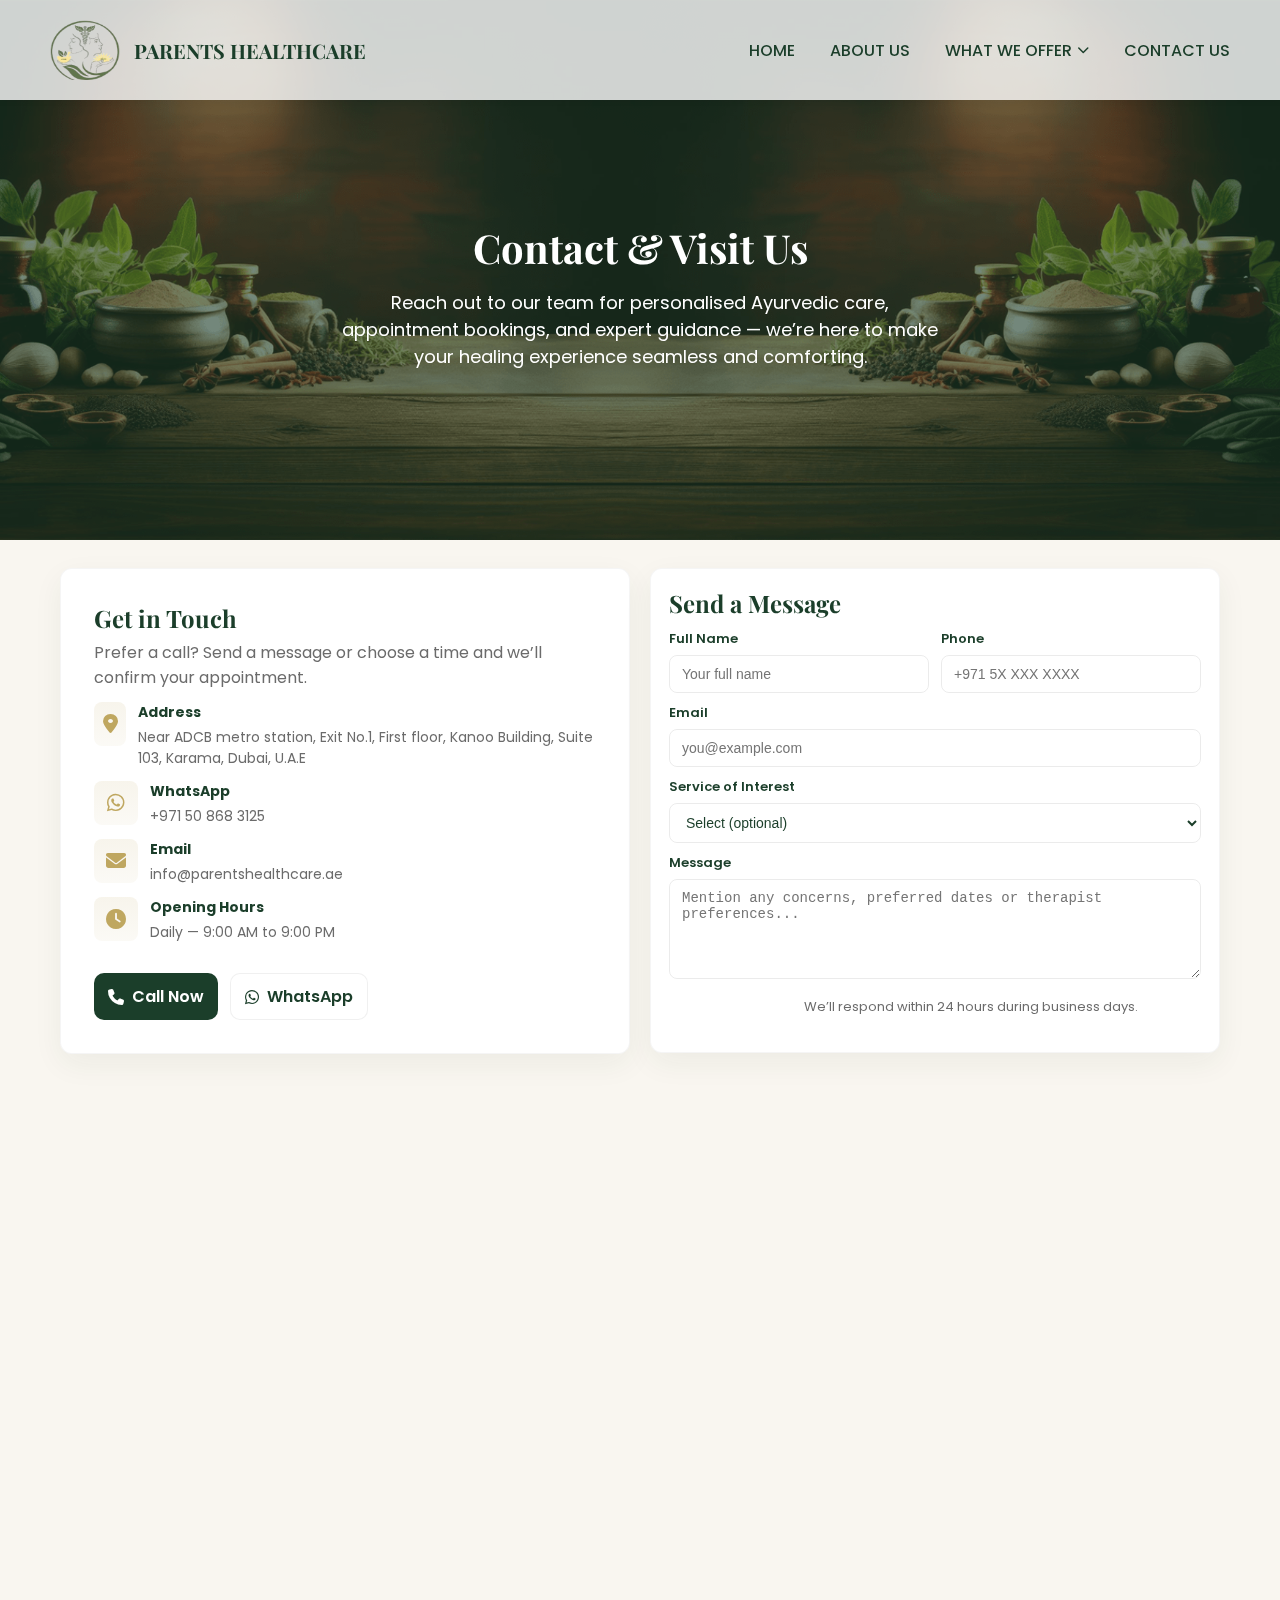
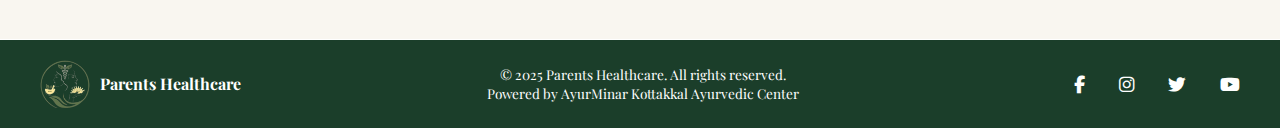
<file: contact.html>
<!doctype html>
<html lang="en">
<head>
  <meta charset="utf-8" />
  <meta name="viewport" content="width=device-width,initial-scale=1" />
  <title>Contact Us — Parents Healthcare</title>

  <!-- Fonts -->
  <link href="https://fonts.googleapis.com/css2?family=Playfair+Display:wght@500;700&family=Poppins:wght@300;400;500;600&display=swap" rel="stylesheet">

  <!-- Font Awesome -->
  <link rel="stylesheet" href="https://cdnjs.cloudflare.com/ajax/libs/font-awesome/6.4.0/css/all.min.css"/>

  <!-- AOS -->
  <link href="https://unpkg.com/aos@2.3.1/dist/aos.css" rel="stylesheet"/>

  <!-- Page CSS -->
  <link rel="stylesheet" href="contact.css" />
</head>
<body>

<!-- Navbar -->
<nav class="navbar">
  <div class="logo">
    <img src="logo.png" alt="Parents Healthcare Logo" />
    <span>Parents Healthcare</span>
  </div>
  <ul class="nav-links">
    <li><a href="index.html">HOME</a></li>
    <li><a href="About.html">ABOUT US</a></li>
    
    <li class="dropdown">
      <a href="#">WHAT WE OFFER <i class="fas fa-chevron-down"></i></a>
      <ul class="dropdown-menu">
        <li><a href="treatments.html">Our Treatments</a></li>
        <li><a href="special.html">Special Treatments</a></li>
        <li><a href="Packages.html">Special Packages</a></li>
      </ul>
    </li>
    
    <li><a href="contact.html">CONTACT US</a></li>
  </ul>
</nav>

  <!-- Hero Section -->
  <section class="about-hero">
    <div class="overlay"></div>
    <div class="hero-text" data-aos="fade-up">
      <h1>Contact & Visit Us</h1>
      <p>Reach out to our team for personalised Ayurvedic care, appointment bookings, and expert guidance — we’re here to make your healing experience seamless and comforting.</p>
    </div>
  </section>

 <!-- MAIN CONTACT AREA - HORIZONTAL CARD + MAP BOTTOM -->
  <main class="contact-main">
    <div class="contact-top" data-aos="fade-up" data-aos-duration="1200" data-aos-easing="ease-out-cubic">
      <!-- LEFT: Info column -->
      <section class="contact-info">
        <h2>Get in Touch</h2>
        <p class="lead">Prefer a call? Send a message or choose a time and we’ll confirm your appointment.</p>

        <div class="info-list">
          <div class="info-row">
            <i class="fas fa-map-marker-alt"></i>
            <div class="info-text">
              <h4>Address</h4>
              <p>Near ADCB metro station, Exit No.1, First floor, Kanoo Building, Suite 103, Karama, Dubai, U.A.E</p>
            </div>
          </div>

          <div class="info-row">
            <i class="fab fa-whatsapp"></i>
            <div class="info-text">
              <h4>WhatsApp</h4>
              <p>+971 50 868 3125</p>
            </div>
          </div>

          <div class="info-row">
            <i class="fas fa-envelope"></i>
            <div class="info-text">
              <h4>Email</h4>
              <p>info@parentshealthcare.ae</p>
            </div>
          </div>

          <div class="info-row">
            <i class="fas fa-clock"></i>
            <div class="info-text">
              <h4>Opening Hours</h4>
              <p>Daily — 9:00 AM to 9:00 PM</p>
            </div>
          </div>
        </div>

        <!-- quick contact actions -->
        <div class="quick-actions">
          <a href="tel:+971508683125" class="action-btn"><i class="fas fa-phone"></i> Call Now</a>
          <a href="https://wa.me/971508683125" class="action-btn outline"><i class="fab fa-whatsapp"></i> WhatsApp</a>
        </div>
      </section>

      <!-- RIGHT: Form column -->
      <section class="contact-form-wrap" aria-labelledby="contact-form-title" data-aos="fade-up" data-aos-duration="1400" data-aos-delay="120" data-aos-easing="ease-out-cubic">
        <div class="form-card">
          <h2 id="contact-form-title">Send a Message</h2>

          <form id="contactForm" action="#" method="post" novalidate>
            <div class="form-row">
              <div class="form-field">
                <label for="name">Full Name</label>
                <input id="name" name="name" type="text" placeholder="Your full name" required>
              </div>

              <div class="form-field">
                <label for="phone">Phone</label>
                <input id="phone" name="phone" type="tel" placeholder="+971 5X XXX XXXX" required>
              </div>
            </div>

            <div class="form-row">
              <div class="form-field full">
                <label for="email">Email</label>
                <input id="email" name="email" type="email" placeholder="you@example.com" required>
              </div>
            </div>

            <div class="form-row">
              <div class="form-field full">
                <label for="service">Service of Interest</label>
                <select id="service" name="service">
                  <option value="">Select (optional)</option>
                  <option>Doctor consultation</option>
                  <option>Wellness treatment</option>
                  <option>Package enquiry</option>
                </select>
              </div>
            </div>

            <div class="form-row">
              <div class="form-field full">
                <label for="message">Message</label>
                <textarea id="message" name="message" rows="4" placeholder="Mention any concerns, preferred dates or therapist preferences..."></textarea>
              </div>
            </div>

            <div class="form-row submit-row">
              <button type="submit" class="btn-primary" data-aos="zoom-in" data-aos-delay="200" data-aos-duration="800">Send Message</button>
              <div class="form-note">We’ll respond within 24 hours during business days.</div>
            </div>
          </form>
        </div>
      </section>
    </div>

    <!-- MAP: full width below the card -->
    <div class="contact-map" data-aos="fade-up" data-aos-duration="1200" data-aos-delay="200" data-aos-easing="ease-out-cubic">
      <div class="map-card">
        <h3>Our Location</h3>
        <div class="map-frame">
          <!-- You provided the Google Maps short link — use address-based embed for reliability -->
          <iframe
            src="https://www.google.com/maps?q=Near+ADCB+metro+station+Kanoo+building+Karama+Dubai+UAE&output=embed"
            width="100%" height="420" style="border:0;" allowfullscreen="" loading="lazy"
            referrerpolicy="no-referrer-when-downgrade"></iframe>
        </div>
        <p class="map-note">Tap or drag on the map to explore. Click the pin for directions.</p>
      </div>
    </div>
  </main>

<!-- Footer -->
<footer class="footer">
  <div class="footer-container">
    <div class="footer-left">
      <img src="logo.png" alt="Parents Healthcare Logo" />
      <p>Parents Healthcare</p>
    </div>
    <div class="footer-center">
      <p>
        © 2025 Parents Healthcare. All rights reserved.<br />
        Powered by AyurMinar Kottakkal Ayurvedic Center
      </p>
    </div>
    <div class="footer-right">
      <a href="#"><i class="fab fa-facebook-f"></i></a>
      <a href="#"><i class="fab fa-instagram"></i></a>
      <a href="#"><i class="fab fa-twitter"></i></a>
      <a href="#"><i class="fab fa-youtube"></i></a>
    </div>
  </div>
</footer>



  <!-- AOS -->
  <script src="https://unpkg.com/aos@2.3.1/dist/aos.js"></script>
  <script>
    AOS.init({
      duration: 1400,
      once: true,
      easing: 'ease-in-out'
    });

    // Simple front-end form validation + friendly message (no backend)
    document.getElementById('contactForm').addEventListener('submit', function(e){
      e.preventDefault();
      const name = document.getElementById('name').value.trim();
      const email = document.getElementById('email').value.trim();
      const phone = document.getElementById('phone').value.trim();
      if(!name || !email || !phone){
        alert('Please complete your name, email and phone number before sending.');
        return;
      }
      alert('Thank you — your message has been received. We will contact you shortly.');
      this.reset();
    });
  </script>
</body>
</html>
</file>
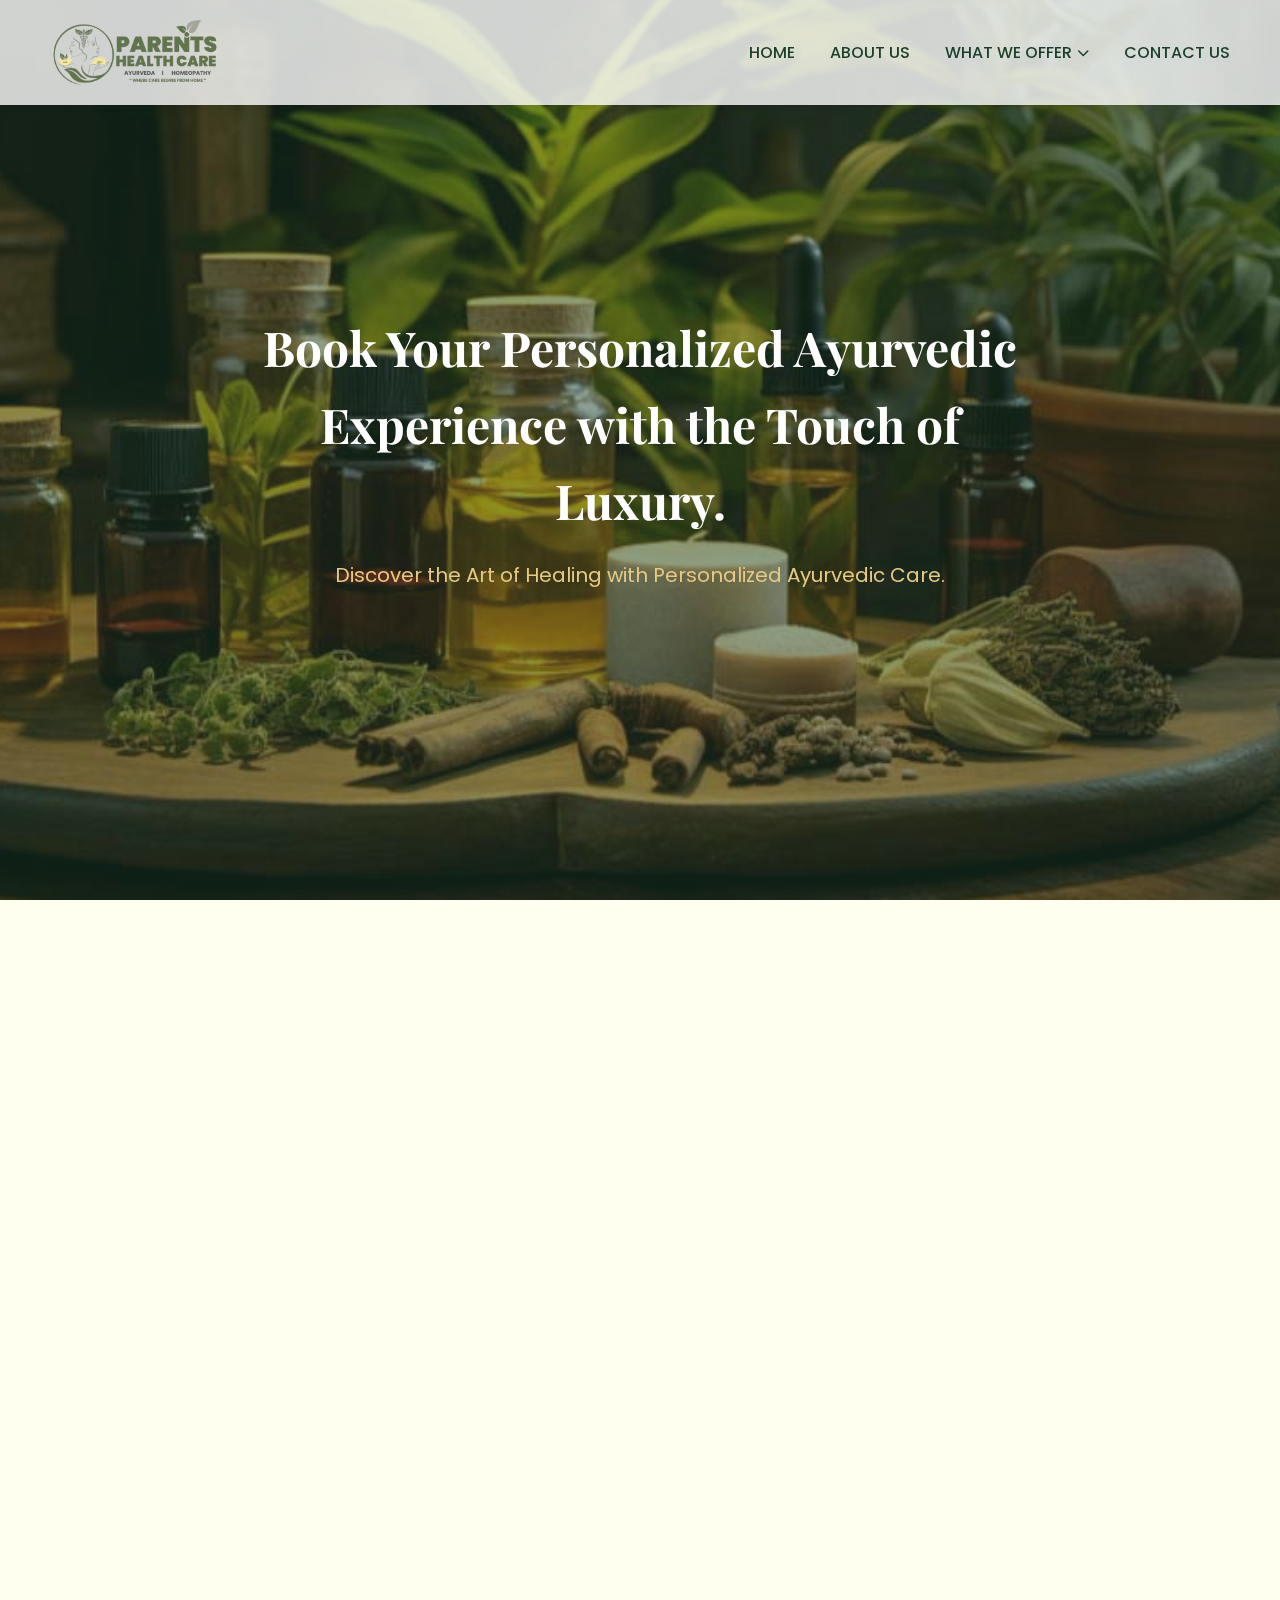
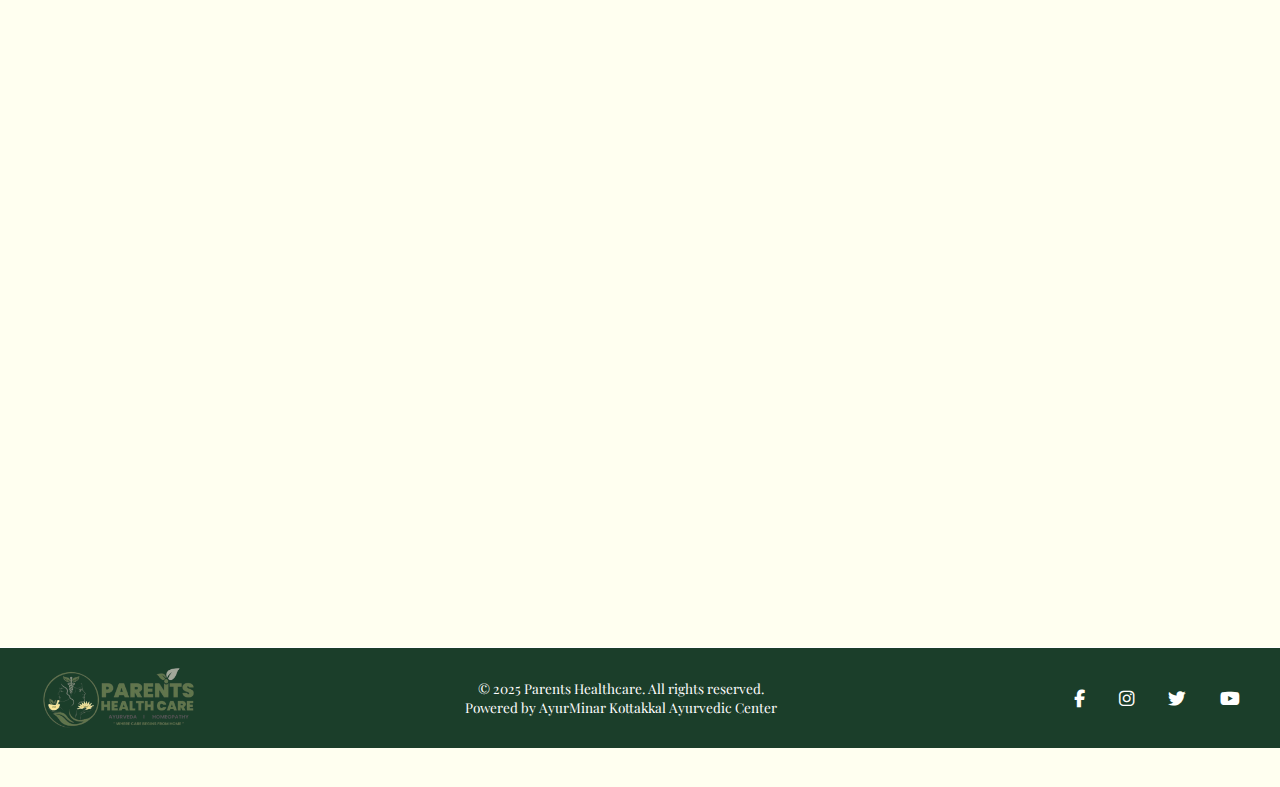
<file: Packages.html>
<!DOCTYPE html>
<html lang="en">
<head>
  <meta charset="UTF-8" />
  <meta name="viewport" content="width=device-width, initial-scale=1.0"/>
  <title>Our Special Packages</title>

  <!-- Google Fonts -->
  <link href="https://fonts.googleapis.com/css2?family=Playfair+Display:wght@500;700&family=Poppins&display=swap" rel="stylesheet">
  
  <!-- Font Awesome -->
  <link rel="stylesheet" href="https://cdnjs.cloudflare.com/ajax/libs/font-awesome/6.4.0/css/all.min.css"/>

  <!-- AOS Animation -->
  <link rel="stylesheet" href="https://unpkg.com/aos@2.3.1/dist/aos.css" />

  <!-- CSS -->
  <link rel="stylesheet" href="Packages.css">
</head>
<body>

<!-- Navbar -->
<nav class="navbar">
  <div class="logo">
    <!-- Replace with your combined logo image -->
    <img src="logo1.png" alt="Parents Healthcare Logo and Tagline" />
  </div>

  <!-- Hamburger Icon -->
  <div class="hamburger" id="hamburger">
    <span></span>
    <span></span>
    <span></span>
  </div>

  <!-- Navigation Links -->
  <ul class="nav-links" id="navLinks">
    <li><a href="index.html">HOME</a></li>
    <li><a href="About.html">ABOUT US</a></li>

    <!-- Dropdown for desktop -->
    <li class="dropdown desktop-only">
      <a href="#">WHAT WE OFFER <i class="fas fa-chevron-down"></i></a>
      <ul class="dropdown-menu">
        <li><a href="treatments.html">Our Treatments</a></li>
        <li><a href="special.html">Special Treatments</a></li>
        <li><a href="Packages.html">Special Packages</a></li>
      </ul>
    </li>

    <!-- Direct links for mobile -->
    <li class="mobile-only"><a href="treatments.html">OUR TREATMENTS</a></li>
    <li class="mobile-only"><a href="special.html">OUR SPECIAL TREATMENTS</a></li>
    <li class="mobile-only"><a href="Packages.html">OUR SPECIAL PACKAGES</a></li>

    <li><a href="contact.html">CONTACT US</a></li>
  </ul>
</nav>

  <!-- Hero Section -->
  <section class="about-hero">
    <div class="overlay"></div>
    <div class="hero-text" data-aos="fade-up">
      <h1>Book Your Personalized Ayurvedic Experience with the Touch of Luxury.</h1>
      <p>Discover the Art of Healing with Personalized Ayurvedic Care.</p>
    </div>
  </section>

  <section class="packages-section">
    <div class="package" data-aos="fade-up">
      <div class="package-header">
        <h2><i class="fas fa-leaf"></i> Silver Package</h2>
      </div>
      <ul>
        <li><strong>Full Body Abhyangam + Kizhi + Facepack</strong> – 60 mins – 7 sessions</li>
        <li><strong>Shirodhara</strong> – 45 mins – 2 sessions</li>
        <li><strong>Facial</strong> – 60 mins – 1 session</li>
        <li>Total Sessions: 10</li>
      </ul>
    </div>

    <div class="package" data-aos="fade-up" data-aos-delay="100">
      <div class="package-header gold">
        <h2><i class="fas fa-crown"></i> Gold Package</h2>
      </div>
      <ul>
        <li><strong>Full Body Abhyangam + Kizhi</strong> – 60 mins – 10 sessions</li>
        <li><strong>Podikizhi/Abhyangam</strong> – 30 mins – 3 sessions</li>
        <li><strong>Njavara Facial</strong> – 60 mins – 3 sessions</li>
        <li><strong>Shirodhara</strong> – 45 mins – 4 sessions</li>
        <li>Total Sessions: 20</li>
      </ul>
    </div>

    <div class="package" data-aos="fade-up" data-aos-delay="200">
      <div class="package-header platinum">
        <h2><i class="fas fa-gem"></i> Platinum Package</h2>
      </div>
      <ul>
        <li><strong>Full Body Abhyangam + Kizhi + Steam</strong> – 60 mins – 25 sessions</li>
        <li><strong>Shirolepam</strong> – 30 mins – 4 sessions</li>
        <li><strong>Podikizhi/Abhyangam</strong> – 30 mins – 12 sessions</li>
        <li><strong>Njavara Facial</strong> – 60 mins – 7 sessions</li>
        <li><strong>Shirodhara</strong> – 45 mins – 7 sessions</li>
        <li>Total Sessions: 55</li>
      </ul>
    </div>

    <div class="package" data-aos="fade-up" data-aos-delay="300">
      <div class="package-header diamond">
        <h2><i class="fas fa-star"></i> Diamond Package</h2>
      </div>
      <ul>
        <li><strong>Full Body Abhyangam + Kizhi</strong> – 60 mins – 15 sessions</li>
        <li><strong>Shirodhyanabhyangam</strong> – 10 mins – 5 sessions</li>
        <li><strong>Padhabhyangam</strong> – 30 mins – 5 sessions</li>
        <li><strong>Ayurvedic Facial</strong> – 60 mins – 5 sessions</li>
        <li><strong>Shirodhara</strong> – 45 mins – 5 sessions</li>
        <li>Total Sessions: 35</li>
      </ul>
    </div>
  </section>

<!-- Contact Section -->
<section class="contact-section" data-aos="fade-up" data-aos-duration="800" data-aos-offset="200">
  <div class="contact-container">
    <div class="contact-left" data-aos="fade-right" data-aos-delay="100" data-aos-duration="1000">
      <img src="HomePage/contactimage.jpg" alt="Ayurvedic background" />
    </div>

    <div class="contact-right" data-aos="fade-left" data-aos-delay="200" data-aos-duration="1000">
      <h2 data-aos="fade-up" data-aos-delay="300" data-aos-duration="800" data-aos-easing="ease-in-out">
        Just Make an Appointment & You're Done!
      </h2>

      <div class="contact-info">
        <div class="info-block" data-aos="fade-up" data-aos-delay="400" data-aos-duration="700">
          <i class="fas fa-map-marker-alt"></i>
          <p>
            Near Sheikh Mohammed Bin Salem Road, Ras Al Khaimah, United Arab Emirates
          </p>
        </div>

        <div class="info-block" data-aos="fade-up" data-aos-delay="500" data-aos-duration="700">
          <i class="fab fa-whatsapp"></i>
          <p>+971 50 868 3125</p>
        </div>

        <div class="info-block" data-aos="fade-up" data-aos-delay="600" data-aos-duration="700">
          <i class="fas fa-clock"></i>
          <p>Daily: 9:00 AM - 9:00 PM</p>
        </div>

<a 
 href="https://wa.me/971508663123?text=Hello%20Parents%20Healthcare%2C%20I%20would%20like%20to%20book%20an%20appointment."
  target="_blank" 
  rel="noopener" 
  class="btn-appointment" 
  data-aos="fade-up" 
  data-aos-delay="700" 
  data-aos-duration="800" 
  data-aos-easing="ease-in-out">
  💬 Have Questions? Let’s Chat
</a>

      </div>
    </div>
  </div>
</section>

<!-- Footer -->
<footer class="footer">
  <div class="footer-container">
    <div class="footer-left">
      <img src="logo1.png" alt="Parents Healthcare Logo with Tagline" class="footer-logo" />
    </div>
    <div class="footer-center">
      <p>
        © 2025 Parents Healthcare. All rights reserved.<br />
        Powered by AyurMinar Kottakkal Ayurvedic Center
      </p>
    </div>
    <div class="footer-right">
      <a href="#"><i class="fab fa-facebook-f"></i></a>
      <a href="#"><i class="fab fa-instagram"></i></a>
      <a href="#"><i class="fab fa-twitter"></i></a>
      <a href="#"><i class="fab fa-youtube"></i></a>
    </div>
  </div>
</footer>

  <!-- AOS Script -->
  <script src="https://unpkg.com/aos@2.3.1/dist/aos.js"></script>
  <script>
    AOS.init();
  </script>

    <script src="home.js"></script>

</body>
</html>
</file>
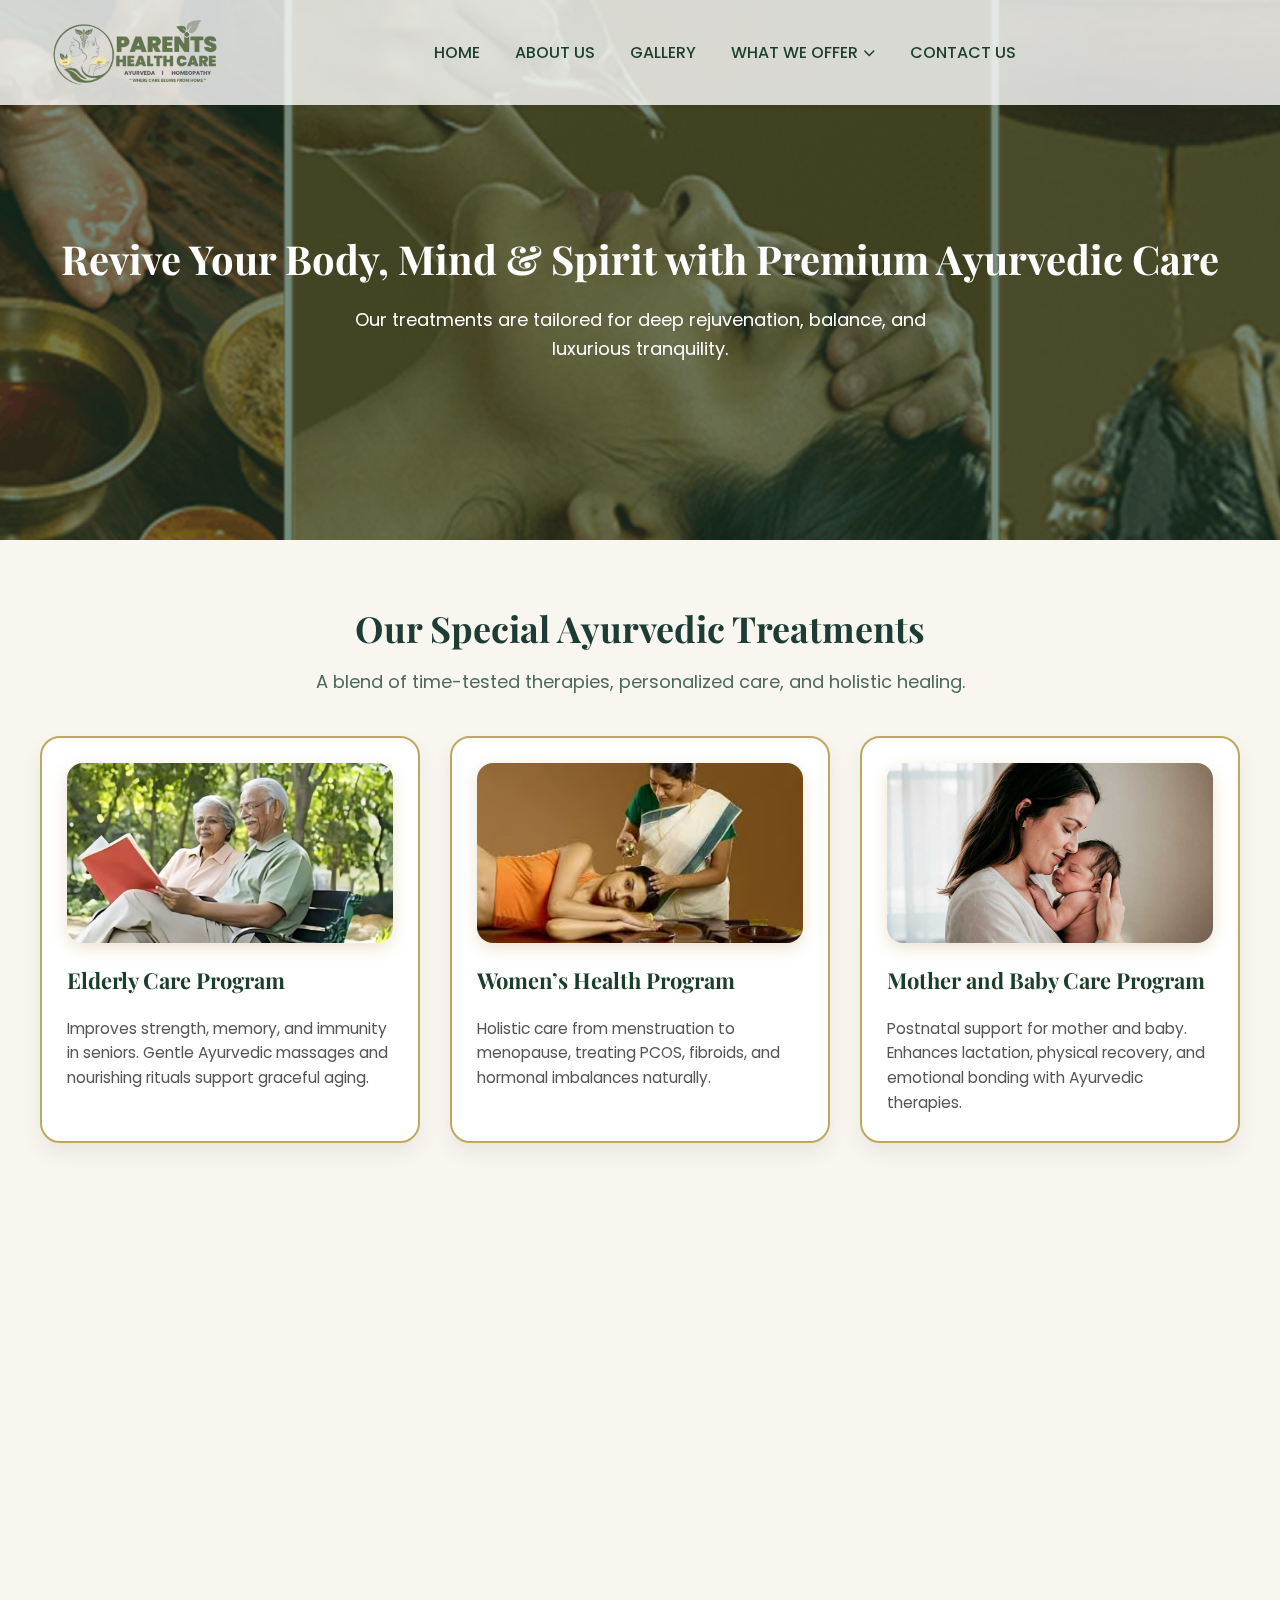
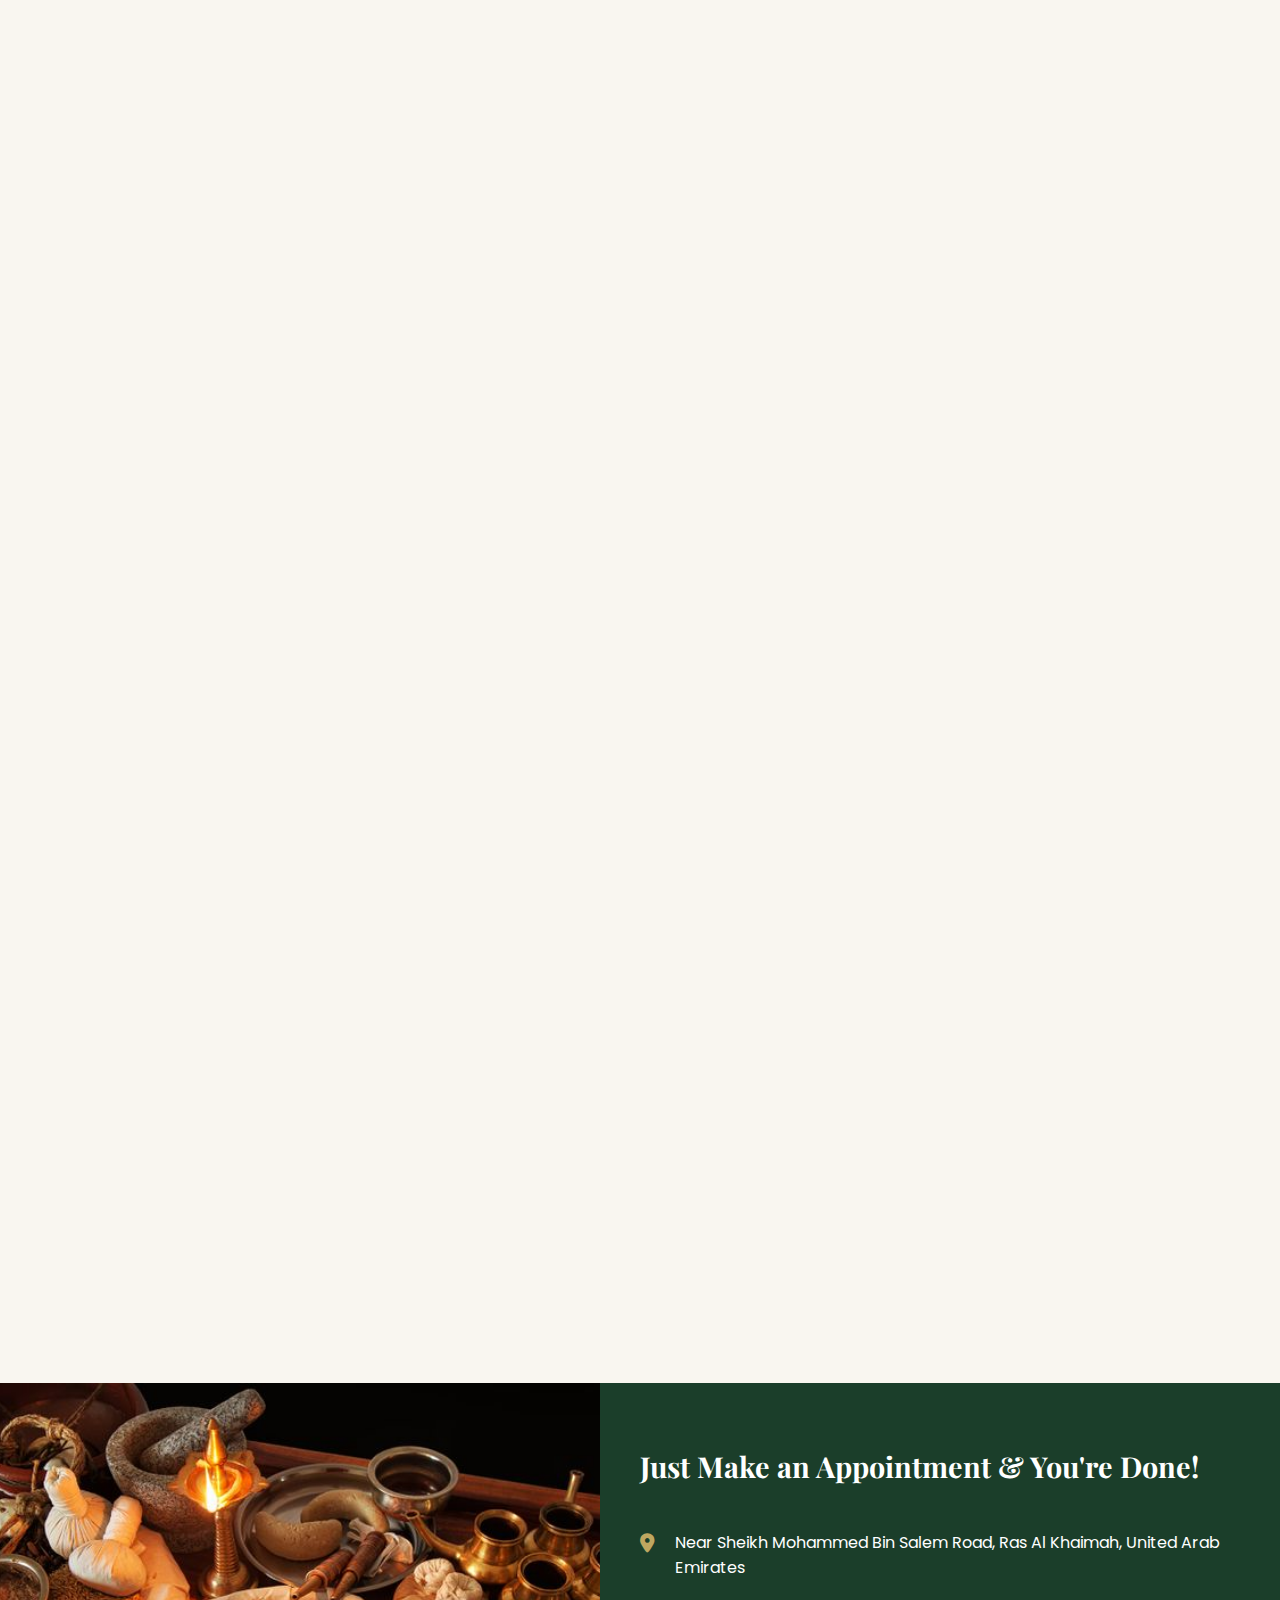
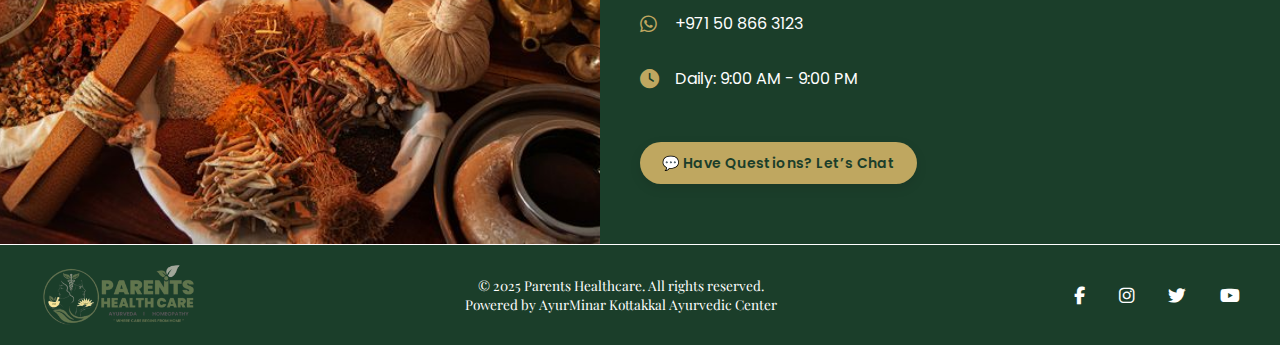
<file: special.html>
<!DOCTYPE html>
<html lang="en">
<head>
  <meta charset="UTF-8" />
  <meta name="viewport" content="width=device-width, initial-scale=1.0" />
  <title>Special Treatments | Parents Healthcare</title>
  <link rel="icon" type="image/png" href="favicon.png">
<!-- Font Awesome first -->
<link rel="stylesheet" href="https://cdnjs.cloudflare.com/ajax/libs/font-awesome/6.5.0/css/all.min.css" crossorigin="anonymous" referrerpolicy="no-referrer" />

<!-- Fonts -->
<link href="https://fonts.googleapis.com/css2?family=Playfair+Display:wght@500;700&family=Poppins:wght@300;400;500&display=swap" rel="stylesheet" />

<!-- AOS -->
<link rel="stylesheet" href="https://unpkg.com/aos@2.3.1/dist/aos.css" />

<!-- Your main CSS last -->
<link rel="stylesheet" href="special.css" />

</head>
<body>

<!-- Navbar -->
<nav class="navbar">
  <div class="logo">
    <img src="logo1.png" alt="Parents Healthcare Logo and Tagline" />
  </div>

  <!-- Hamburger Icon -->
  <div class="hamburger" id="hamburger">
    <span></span>
    <span></span>
    <span></span>
  </div>

  <!-- Navigation Links -->
  <ul class="nav-links" id="navLinks">
    <li><a href="index.html">HOME</a></li>
    <li><a href="About.html">ABOUT US</a></li>
    <li><a href="gallery.html">GALLERY</a></li>

    <!-- Dropdown for desktop -->
    <li class="dropdown desktop-only">
      <a href="#">WHAT WE OFFER <i class="fas fa-chevron-down"></i></a>
      <ul class="dropdown-menu">
        <li><a href="treatments.html">Our Treatments</a></li>
        <li><a href="special.html">Special Treatments</a></li>
        <li><a href="Packages.html">Special Packages</a></li>
      </ul>
    </li>

    <!-- Direct links for mobile -->
    <li class="mobile-only"><a href="treatments.html">OUR TREATMENTS</a></li>
    <li class="mobile-only"><a href="special.html">OUR SPECIAL TREATMENTS</a></li>
    <li class="mobile-only"><a href="Packages.html">OUR SPECIAL PACKAGES</a></li>

    <li><a href="contact.html">CONTACT US</a></li>
  </ul>

  <!-- Google Translate Widget -->
  <div id="google_translate_element"></div>
</nav>

<!-- Google Translate API -->
<script type="text/javascript">
  function googleTranslateElementInit() {
    new google.translate.TranslateElement(
      {
        pageLanguage: 'en',
        includedLanguages: 'ar,en',
        layout: google.translate.TranslateElement.InlineLayout.SIMPLE
      },
      'google_translate_element'
    );
  }
</script>
<script src="//translate.google.com/translate_a/element.js?cb=googleTranslateElementInit"></script>

  <!-- Hero Section -->
  <section class="about-hero">
    <div class="overlay"></div>
    <div class="hero-text" data-aos="fade-up">
      <h1>Revive Your Body, Mind & Spirit with Premium Ayurvedic Care</h1>
      <p>Our treatments are tailored for deep rejuvenation, balance, and luxurious tranquility.</p>
    </div>
  </section>

    <!-- Treatment Section -->
  <section class="treatments-section">
    <div class="container">
      <h2 class="section-title" data-aos="fade-up">Our Special Ayurvedic Treatments</h2>
      <p class="section-subtitle" data-aos="fade-up" data-aos-delay="100">
        A blend of time-tested therapies, personalized care, and holistic healing.
      </p>
      <div class="treatment-cards">
        <div class="card" data-aos="fade-up" data-aos-delay="100">
          <img src="Special-Image/elderly-care.png" alt="Elderly Care Program">
          <h3>Elderly Care Program</h3>
          <p>Improves strength, memory, and immunity in seniors. Gentle Ayurvedic massages and nourishing rituals support graceful aging.</p>
        </div>

        <div class="card" data-aos="fade-up" data-aos-delay="150">
          <img src="Special-Image/womens.png" alt="Women’s Health Program">
          <h3>Women’s Health Program</h3>
          <p>Holistic care from menstruation to menopause, treating PCOS, fibroids, and hormonal imbalances naturally.</p>
        </div>

        <div class="card" data-aos="fade-up" data-aos-delay="200">
          <img src="Special-Image/Mother-baby.jpg" alt="Mother and Baby Care Program">
          <h3>Mother and Baby Care Program</h3>
          <p>Postnatal support for mother and baby. Enhances lactation, physical recovery, and emotional bonding with Ayurvedic therapies.</p>
        </div>

        <div class="card" data-aos="fade-up" data-aos-delay="250">
          <img src="Special-Image/pain.png" alt="Pain Management Program">
          <h3>Pain Management Program</h3>
          <p>Targets chronic pain like headaches, joint pain, and backaches by addressing root causes. Combines herbal therapies, massages, and lifestyle changes to reduce fatigue, stress, and sleeplessness.</p>
        </div>

        <div class="card" data-aos="fade-up" data-aos-delay="300">
          <img src="Special-Image/Arthritic.png" alt="Arthritic Care Program">
          <h3>Arthritic Care Program</h3>
          <p>Relieves joint pain, stiffness, and swelling through herbal treatments and panchakarma therapies to prevent deformity.</p>
        </div>

        <div class="card" data-aos="fade-up" data-aos-delay="350">
          <img src="Special-Image/Gastric.jpeg" alt="Gastric Diseases Program">
          <h3>Gastric Diseases Management Program</h3>
          <p>Heals gut issues like acidity, bloating, and constipation by strengthening digestive fire and balancing doshas.</p>
        </div>

        <div class="card" data-aos="fade-up" data-aos-delay="350">
          <img src="Special-Image/skin.jpg" alt="Skin Care Program">
          <h3>Skin Care Program</h3>
          <p>Rejuvenate your skin with holistic Ayurvedic therapies.Natural herbs and oils deeply nourish, balance doshas, and enhance radiance, leaving a healthy, youthful glow.</p>
        </div>

        <div class="card" data-aos="fade-up" data-aos-delay="400">
          <img src="Special-Image/Obesity.png" alt="Obesity Management Program">
          <h3>Obesity Management Program</h3>
          <p>Balances fat metabolism and prevents lifestyle disorders. Includes diet plans, herbal treatments, and physical therapies.</p>
        </div>

          <div class="card" data-aos="fade-up" data-aos-delay="650">
          <img src="Special-Image/eye-care.png" alt="Eye Care Program">
          <h3>Eye Care Program</h3>
          <p>Relieves eye strain and improves vision using Netra Tharpana, medicated ghee, and cooling herbal techniques.</p>
        </div>

        <div class="card" data-aos="fade-up" data-aos-delay="500">
          <img src="Special-Image/stress.jpg" alt="De-Stress Program">
          <h3>De-Stress Program</h3>
          <p>Designed for digital-age stress. Involves stress analysis, Ayurvedic detox, and calming therapies for emotional clarity and peace of mind.</p>
        </div>

        <div class="card" data-aos="fade-up" data-aos-delay="550">
          <img src="Special-Image/Detoxification.png" alt="Detoxification Program">
          <h3>Detoxification Program</h3>
          <p>Purifies blood and organs, boosts immunity and fertility, and prevents diseases with complete internal cleansing.</p>
        </div>

        <div class="card" data-aos="fade-up" data-aos-delay="600">
          <img src="Special-Image/Rejuvenation.png" alt="Rejuvenation Program">
          <h3>Rejuvenation Program</h3>
          <p>Based on Rasayana Chikitsa for anti-aging and vitality. Restores energy, youthfulness, and inner strength.</p>
        </div>

        <div class="card" data-aos="fade-up" data-aos-delay="450">
          <img src="Special-Image/Infertility.png" alt="Infertility Management Program">
          <h3>Infertility Management Program</h3>
          <p>Enhances reproductive wellness using powerful herbal therapies, detox, and hormone balancing treatments.</p>
        </div>

      </div>
    </div>
  </section>

<!-- Contact Section -->
<section class="contact-section">
  <div class="contact-container">
    <div class="contact-left">
      <img src="HomePage/contactimage.jpg" alt="Ayurvedic background" />
    </div>

    <div class="contact-right">
      <h2>
        Just Make an Appointment & You're Done!
      </h2>

      <div class="contact-info">
        <div class="info-block">
          <i class="fas fa-map-marker-alt"></i>
          <p>
            Near Sheikh Mohammed Bin Salem Road, Ras Al Khaimah, United Arab Emirates
          </p>
        </div>

        <div class="info-block">
          <i class="fab fa-whatsapp"></i>
          <p>+971 50 866 3123</p>
        </div>

        <div class="info-block">
          <i class="fas fa-clock"></i>
          <p>Daily: 9:00 AM - 9:00 PM</p>
        </div>
        
        <a 
          href="https://wa.me/971508663123?text=Hello%20Parents%20Healthcare%2C%20I%20would%20like%20to%20book%20an%20appointment."
          target="_blank" 
          rel="noopener" 
          class="btn-appointment">
          💬 Have Questions? Let’s Chat
        </a>

      </div>
    </div>
  </div>
</section>

<!-- Footer -->
<footer class="footer">
  <div class="footer-container">
    <div class="footer-left">
      <img src="logo1.png" alt="Parents Healthcare Logo with Tagline" class="footer-logo" />
    </div>
    <div class="footer-center">
      <p>
        © 2025 Parents Healthcare. All rights reserved.<br />
        Powered by AyurMinar Kottakkal Ayurvedic Center
      </p>
    </div>
    <div class="footer-right">
      <a href="#"><i class="fab fa-facebook-f"></i></a>
      <a href="#"><i class="fab fa-instagram"></i></a>
      <a href="#"><i class="fab fa-twitter"></i></a>
      <a href="#"><i class="fab fa-youtube"></i></a>
    </div>
  </div>
</footer>

  <!-- AOS Script -->
  <script src="https://unpkg.com/aos@2.3.1/dist/aos.js"></script>
  <script>
    AOS.init({
      duration: 1200,
      easing: 'ease-in-out',
      once: true,
      offset: 100
    });
  </script>

    <script src="home.js"></script>
</body>
</html>
</file>
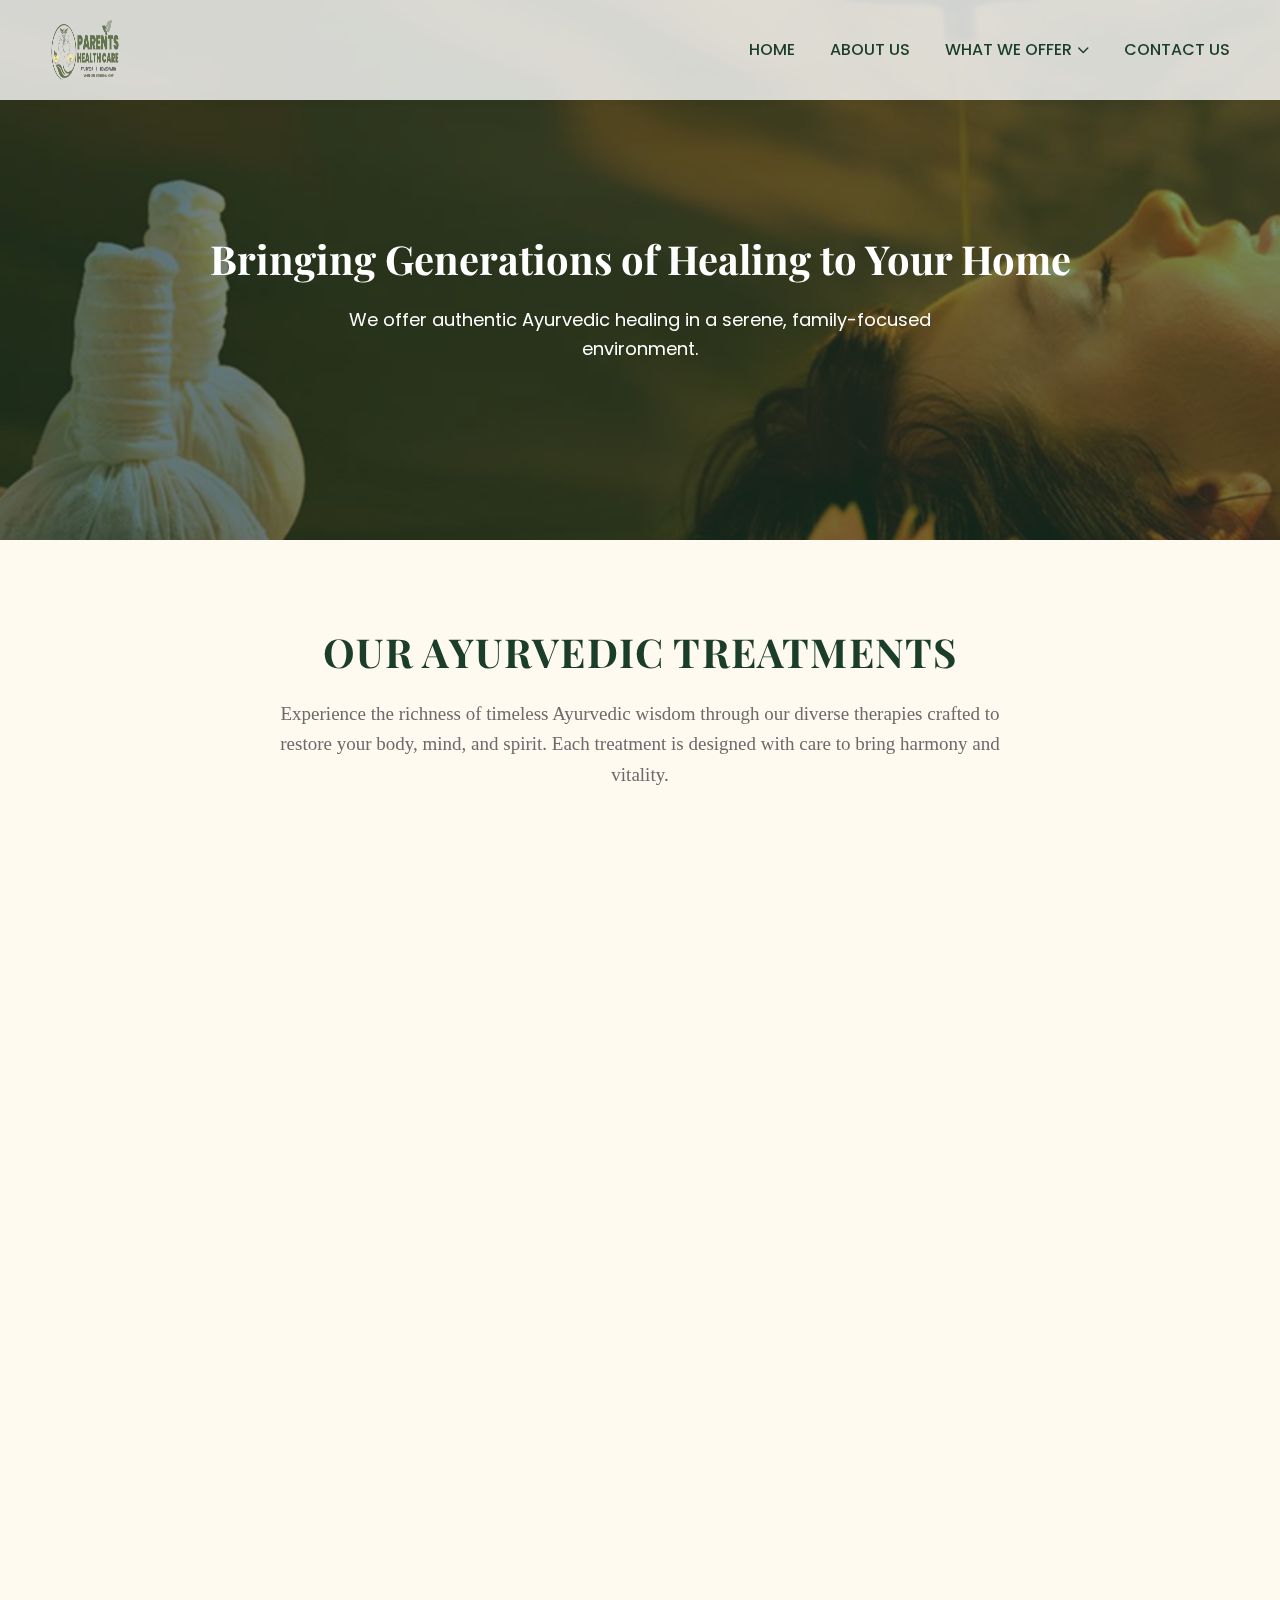
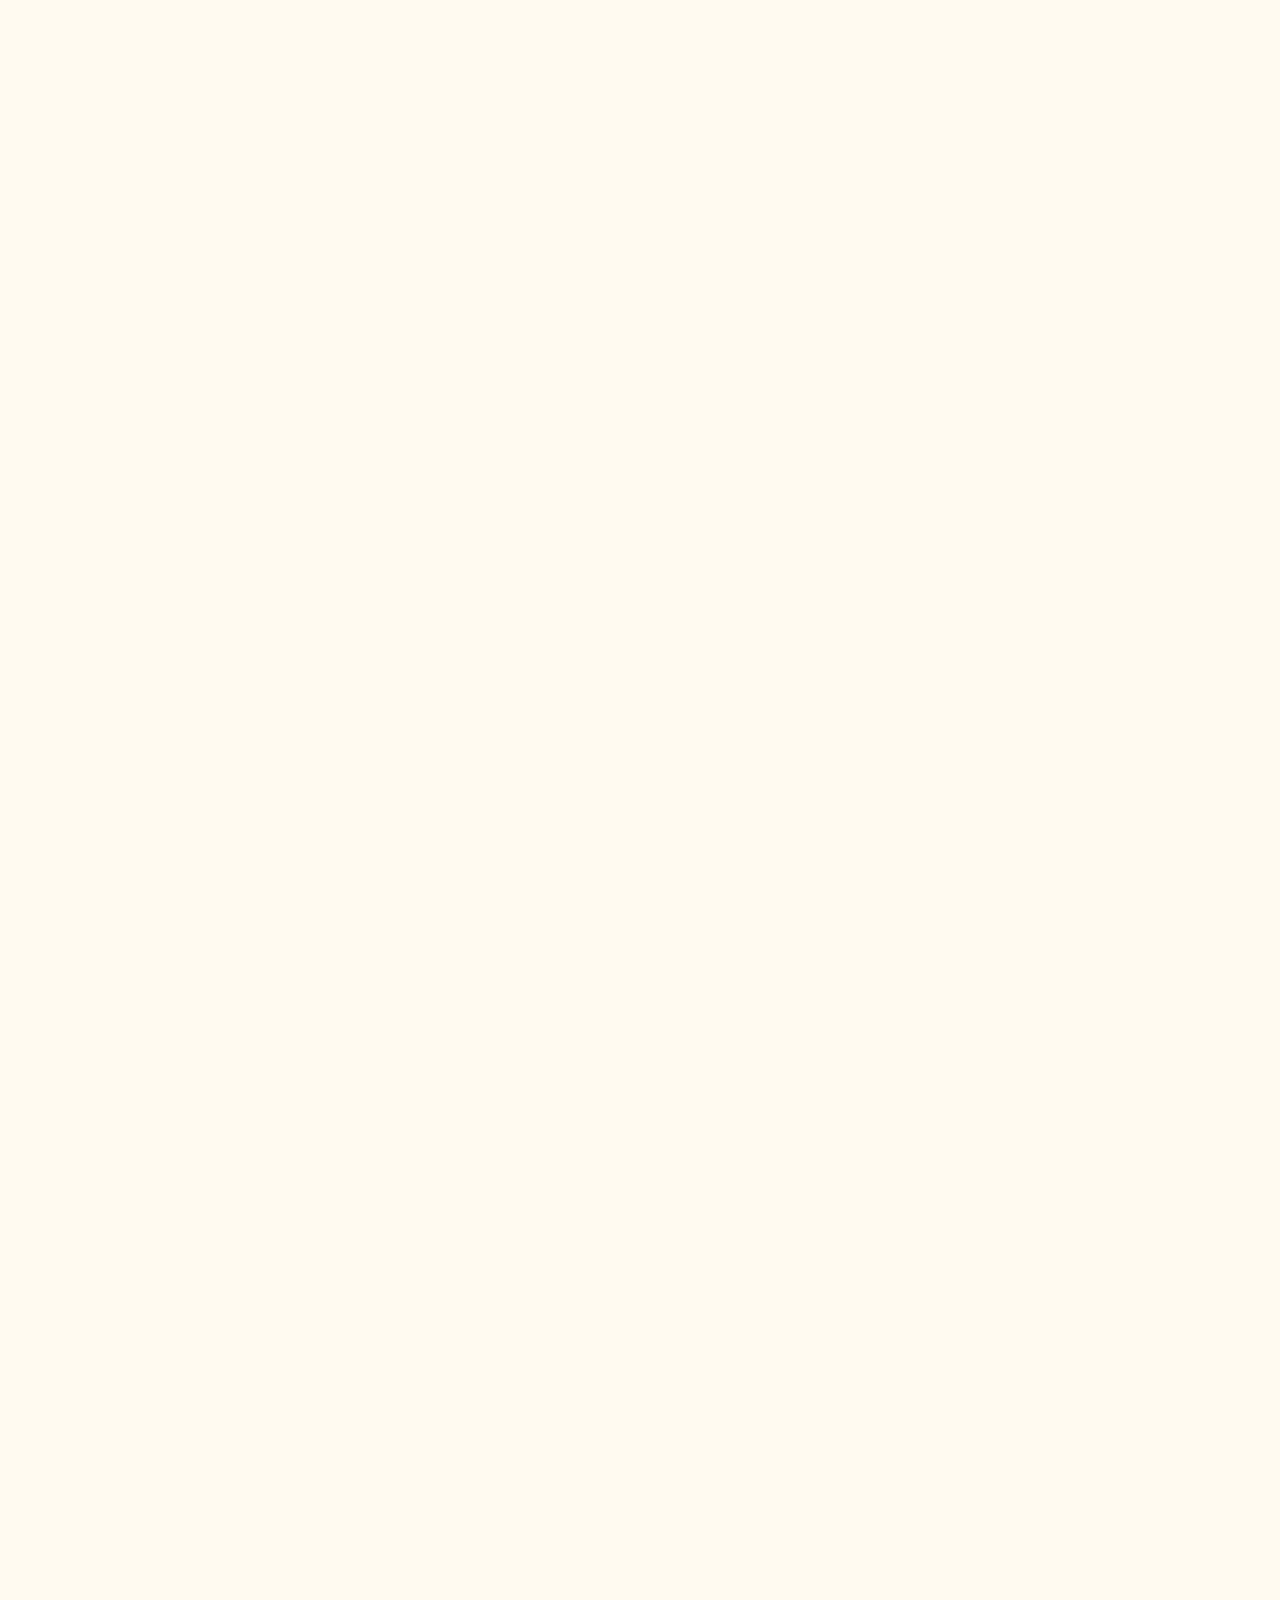
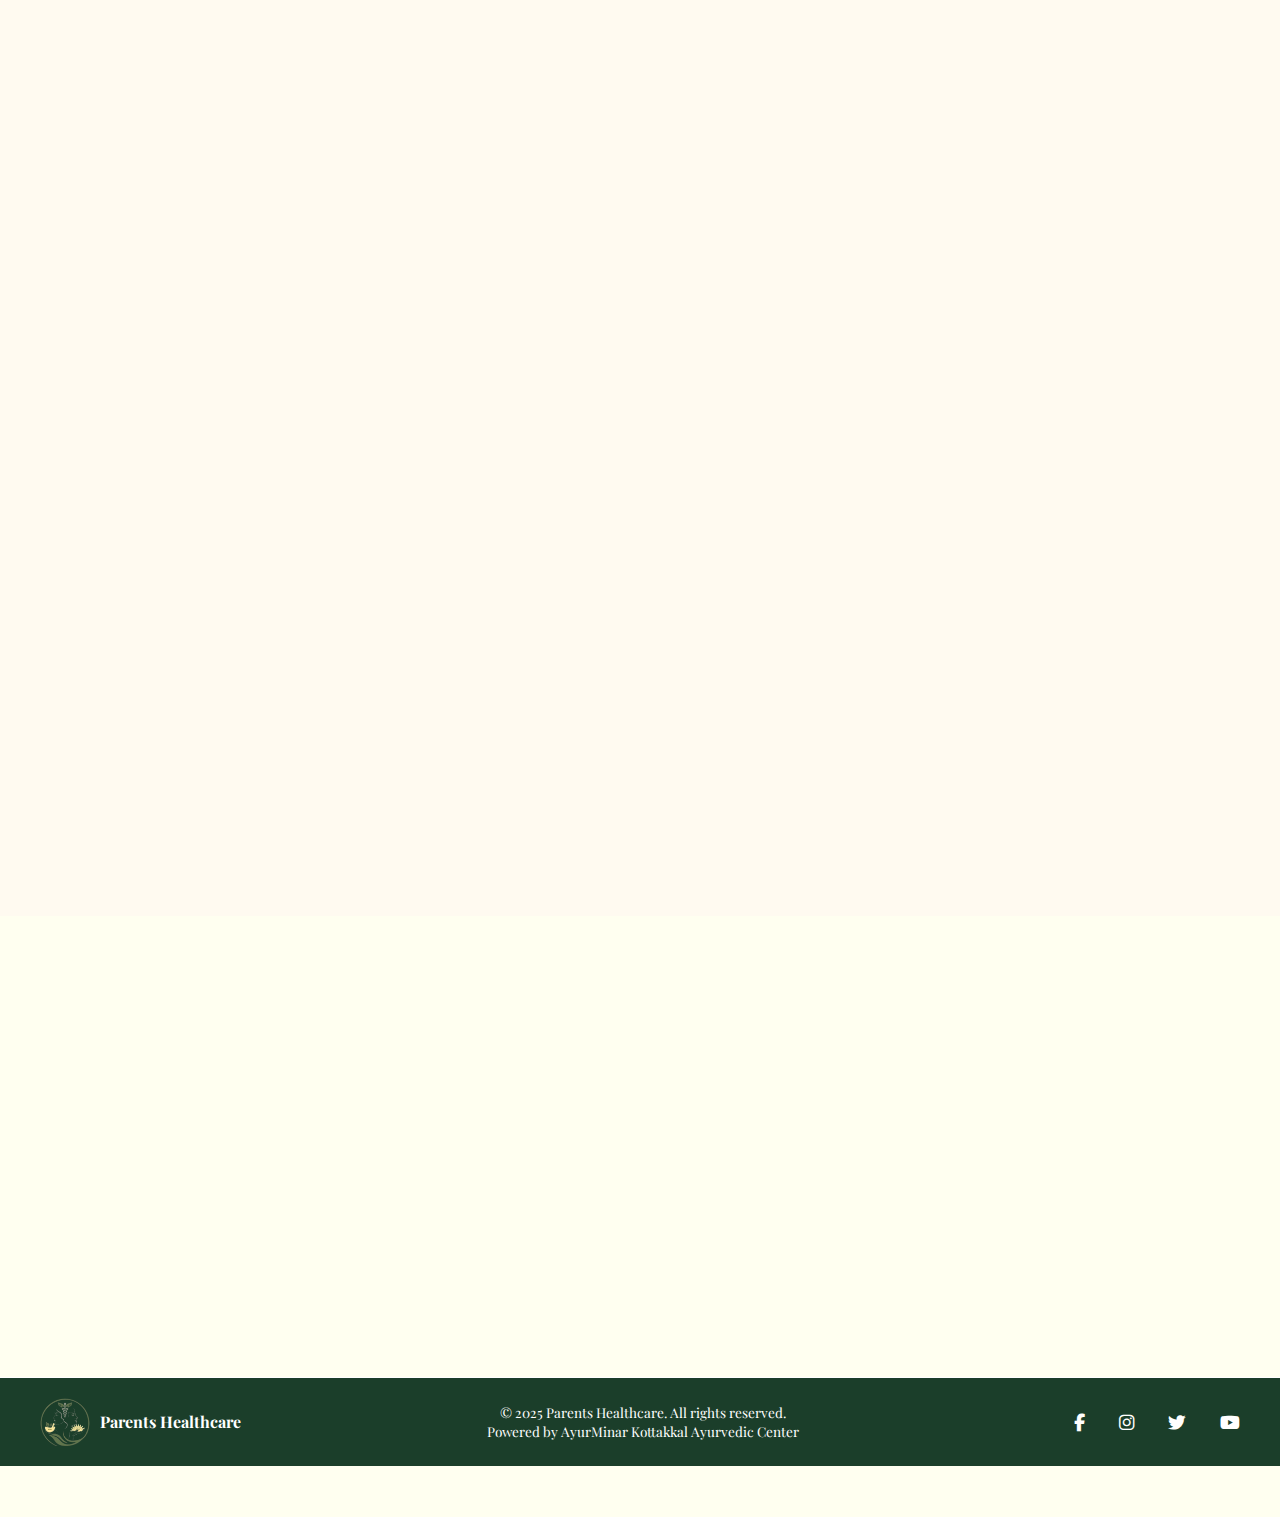
<file: treatments.html>
<!DOCTYPE html>
<html lang="en">
<head>
    <meta charset="UTF-8">
    <meta name="viewport" content="width=device-width, initial-scale=1.0">
    <title>Our Treatments - Parents Healthcare</title>
    <!-- Font Awesome first -->
    <link rel="stylesheet" href="https://cdnjs.cloudflare.com/ajax/libs/font-awesome/6.5.0/css/all.min.css" crossorigin="anonymous" referrerpolicy="no-referrer" />
    <link href="https://fonts.googleapis.com/css2?family=Playfair+Display:wght@500;700&family=Poppins:wght@300;400;500;600&display=swap" rel="stylesheet">
    <link rel="stylesheet" href="treatments.css">
    <link href="https://unpkg.com/aos@2.3.1/dist/aos.css" rel="stylesheet">
</head>
<body>

<!-- Navbar -->
<nav class="navbar">
  <div class="logo">
    <!-- Replace with your combined logo image -->
    <img src="logo1.png" alt="Parents Healthcare Logo and Tagline" />
  </div>

  <!-- Hamburger Icon -->
  <div class="hamburger" id="hamburger">
    <span></span>
    <span></span>
    <span></span>
  </div>

  <!-- Navigation Links -->
  <ul class="nav-links" id="navLinks">
    <li><a href="index.html">HOME</a></li>
    <li><a href="About.html">ABOUT US</a></li>

    <!-- Dropdown for desktop -->
    <li class="dropdown desktop-only">
      <a href="#">WHAT WE OFFER <i class="fas fa-chevron-down"></i></a>
      <ul class="dropdown-menu">
        <li><a href="treatments.html">Our Treatments</a></li>
        <li><a href="special.html">Special Treatments</a></li>
        <li><a href="Packages.html">Special Packages</a></li>
      </ul>
    </li>

    <!-- Direct links for mobile -->
    <li class="mobile-only"><a href="treatments.html">OUR TREATMENTS</a></li>
    <li class="mobile-only"><a href="special.html">OUR SPECIAL TREATMENTS</a></li>
    <li class="mobile-only"><a href="Packages.html">OUR SPECIAL PACKAGES</a></li>

    <li><a href="contact.html">CONTACT US</a></li>
  </ul>
</nav>

  <!-- Hero Section -->
  <section class="about-hero">
    <div class="overlay"></div>
    <div class="hero-text" data-aos="fade-up">
      <h1>Bringing Generations of Healing to Your Home</h1>
      <p>We offer authentic Ayurvedic healing in a serene, family-focused environment.</p>
    </div>
  </section>


    <!-- Treatment Section -->
<section class="treatment-section">
  <div class="container">
    <h2 data-aos="fade-up">Our Ayurvedic Treatments</h2>
    <p data-aos="fade-up" data-aos-delay="100">
      Experience the richness of timeless Ayurvedic wisdom through our diverse therapies crafted to restore your body, mind, and spirit. Each treatment is designed with care to bring harmony and vitality.
    </p>

    <div class="treatment-grid">
      <!-- Treatment Card 1 -->
      <div class="treatment-card" data-aos="fade-up">
        <img src="Treatment-Image/Elakizhi.png" alt="Kizhi Treatment" />
        <h3>KIZHI (ELAKIZHI-PODIKIZHI)</h3>
        <h4>Poultice Application</h4>
        <ul>
          <li>Relieves pain in bones, joints, and nervous system.</li>
          <li>Stimulates circulation and relieves stiffness.</li>
          <li>Herbal poultices infused with medicinal leaves and powders.</li>
        </ul>
        <p class="extra-info">
          Ideal for arthritis, muscle stiffness, and nervous tension, promoting natural healing and flexibility.
        </p>
      </div>

      <!-- Treatment Card 2 -->
      <div class="treatment-card" data-aos="fade-up" data-aos-delay="50">
        <img src="Treatment-Image/Bashpa-Sweda.png" alt="Bashpa Sweda" />
        <h3>BASHPA SWEDA</h3>
        <h4>Herbal Steam Bath</h4>
        <ul>
          <li>Promotes detoxification and oxygen flow.</li>
          <li>Balances doshas and enhances immunity.</li>
          <li>Uses traditional herbal blends for deep cleansing.</li>
        </ul>
        <p class="extra-info">
          A revitalizing steam therapy that purifies the skin and energizes the entire body.
        </p>
      </div>

      <!-- Treatment Card 3 -->
      <div class="treatment-card" data-aos="fade-up" data-aos-delay="100">
        <img src="Treatment-Image/Shiro-Abhyangam.png" alt="Shiro Abhyangam" />
        <h3>SHIRO ABHYANGAM</h3>
        <h4>Head, Neck & Shoulder Massage</h4>
        <ul>
          <li>Relieves stress in upper body regions.</li>
          <li>Improves sleep, concentration, and scalp health.</li>
          <li>Combines warm herbal oils with gentle massage strokes.</li>
        </ul>
        <p class="extra-info">
          Perfect for modern stress relief, mental clarity, and relaxation.
        </p>
      </div>

      <!-- Treatment Card 4 -->
      <div class="treatment-card" data-aos="fade-up" data-aos-delay="150">
        <img src="Treatment-Image/SHIRODHARA.png" alt="Shirodhara" />
        <h3>SHIRODHARA</h3>
        <h4>Oil Dripping on the Forehead</h4>
        <ul>
          <li>Deeply relaxes the nervous system.</li>
          <li>Calms the mind and supports hormonal balance.</li>
          <li>Uses warm medicated oils for soothing therapy.</li>
        </ul>
        <p class="extra-info">
          Known to relieve anxiety, insomnia, and enhance mental clarity.
        </p>
      </div>

      <!-- Treatment Card 5 -->
      <div class="treatment-card" data-aos="fade-up" data-aos-delay="200">
        <img src="Treatment-Image/Marma-Chikitsa.png" />
        <h3>MARMA CHIKITSA</h3>
        <h4>Vital Point Therapy</h4>
        <ul>
          <li>Stimulates body’s energy points.</li>
          <li>Promotes healing and relieves tension.</li>
          <li>Targets Marma points for holistic health benefits.</li>
        </ul>
        <p class="extra-info">
          Enhances vitality, reduces fatigue, and balances energy flow.
        </p>
      </div>

      <!-- Treatment Card 6 -->
      <div class="treatment-card" data-aos="fade-up" data-aos-delay="250">
        <img src="Treatment-Image/abhyangam.png" alt="Abhyangam" />
        <h3>ABHYANGAM</h3>
        <h4>Full Body Oil Massage</h4>
        <ul>
          <li>Increases blood flow and removes toxins.</li>
          <li>Performed in 7 relaxing postures.</li>
          <li>Customized warm herbal oils used for massage.</li>
        </ul>
        <p class="extra-info">
          Enhances skin texture, relaxes muscles, and boosts immunity.
        </p>
      </div>

      <!-- Treatment Card 7 -->
      <div class="treatment-card" data-aos="fade-up" data-aos-delay="300">
        <img src="Treatment-Image/PADA ABHYANGA.png" alt="Pada Abhyanga" />
        <h3>PADA ABHYANGA</h3>
        <h4>Ayurvedic Foot Massage</h4>
        <ul>
          <li>Stimulates vital nerve endings in the feet.</li>
          <li>Promotes overall relaxation and well-being.</li>
          <li>Improves circulation and reduces fatigue.</li>
        </ul>
        <p class="extra-info">
          Especially beneficial for those on their feet all day or with poor circulation.
        </p>
      </div>

      <!-- Treatment Card 8 -->
      <div class="treatment-card" data-aos="fade-up" data-aos-delay="350">
        <img src="Treatment-Image/KESHA.png" alt="Kesha Samrakshnam" />
        <h3>KESHA SAMRAKSHNAM</h3>
        <h4>Hair Care</h4>
        <ul>
          <li>Prevents hair fall and nourishes the scalp.</li>
          <li>Custom treatments for various hair disorders.</li>
          <li>Strengthens roots and promotes healthy growth.</li>
        </ul>
        <p class="extra-info">
          Herbal oils and masks formulated specifically for your hair type.
        </p>
      </div>

      <!-- Treatment Card 9 -->
      <div class="treatment-card" data-aos="fade-up" data-aos-delay="400">
        <img src="Treatment-Image/MUGHA LEPANAM.png" alt="Mugha Lepanam" />
        <h3>MUGHA LEPANAM</h3>
        <h4>Herbal Facial</h4>
        <ul>
          <li>Removes sunburn and detoxifies skin.</li>
          <li>Improves complexion and facial glow.</li>
          <li>Uses natural herbs tailored to skin needs.</li>
        </ul>
        <p class="extra-info">
          Deeply nourishes and rejuvenates for radiant skin.
        </p>
      </div>

      <!-- Treatment Card 10 -->
      <div class="treatment-card" data-aos="fade-up" data-aos-delay="450">
        <img src="Treatment-Image/PIZHICHIL.png" alt="Pizhichil" />
        <h3>PIZHICHIL</h3>
        <h4>Ayurvedic Oil Bath</h4>
        <ul>
          <li>Improves metabolism and circulation.</li>
          <li>Relieves body stress and fatigue.</li>
          <li>Involves warm oil poured gently over the body.</li>
        </ul>
        <p class="extra-info">
          Promotes deep relaxation and healing for chronic ailments.
        </p>
      </div>

      <!-- Treatment Card 11 -->
      <div class="treatment-card" data-aos="fade-up" data-aos-delay="500">
        <img src="Treatment-Image/JANU.png" alt="Janu Kati Greeva Vasti" />
        <h3>JANU/KATI/GREEVA VASTI</h3>
        <h4>Retaining Oil Over Specific Area</h4>
        <ul>
          <li>Heals stiffness and joint pain.</li>
          <li>Enhances flexibility and muscle strength.</li>
          <li>Targets knees, lower back, or neck with medicated oils.</li>
        </ul>
        <p class="extra-info">
          Effective therapy for localized chronic pain and stiffness.
        </p>
      </div>

      <!-- Treatment Card 12 -->
      <div class="treatment-card" data-aos="fade-up" data-aos-delay="550">
        <img src="Treatment-Image/NASYAM.png" alt="Nasyam" />
        <h3>NASYAM</h3>
        <h4>Nasal Drop Instillation</h4>
        <ul>
          <li>Relieves sinusitis, migraine, and headaches.</li>
          <li>Cleanses nasal passages naturally.</li>
          <li>Helps clear respiratory pathways and improve breathing.</li>
        </ul>
        <p class="extra-info">
          Traditional nasal therapy to promote head and neck health.
        </p>
      </div>

      <!-- Treatment Card 13 -->
      <div class="treatment-card" data-aos="fade-up" data-aos-delay="600">
        <img src="Treatment-Image/NETRA THARPANAM.png" alt="Netra Tharpanam" />
        <h3>NETRA THARPANAM</h3>
        <h4>Eye Care Treatment</h4>
        <ul>
          <li>Reduces eye strain and dryness.</li>
          <li>Prevents early cataracts and enhances vision.</li>
          <li>Uses herbal ghee therapy for eyes.</li>
        </ul>
        <p class="extra-info">
          Soothes tired eyes and supports overall eye health.
        </p>
      </div>

      <!-- Treatment Card 14 -->
      <div class="treatment-card" data-aos="fade-up" data-aos-delay="650">
        <img src="Treatment-Image/Postnatal.jpg" alt="Sutika Paricharya" />
        <h3>SUTIKA PARICHARYA</h3>
        <h4>Post Natal Care</h4>
        <ul>
          <li>Helps mothers revert to pre-pregnancy state.</li>
          <li>Strengthens immunity and mental balance.</li>
          <li>Supports recovery through specialized herbal therapies.</li>
        </ul>
        <p class="extra-info">
          Gentle treatments designed for new mothers to regain vitality and health.
        </p>
      </div>

      <!-- Treatment Card 15 -->
      <div class="treatment-card" data-aos="fade-up" data-aos-delay="700">
        <img src="Treatment-Image/SHASHTIKA.png" alt="Shashtika Shaali - Pinda Sweda" />
        <h3>SHASHTIKA SHAALI - PINDA SWEDA</h3>
        <h4>Red Rice Bag Poultice</h4>
        <ul>
          <li>Nourishes joints and soft tissues.</li>
          <li>Reduces inflammation and stiffness.</li>
          <li>Uses warm rice bags infused with medicinal herbs.</li>
        </ul>
        <p class="extra-info">
          Helps with chronic joint pain and rejuvenates soft tissues deeply.
        </p>
      </div>
    </div>
  </div>
</section>

<!-- Contact Section -->
<section class="contact-section" data-aos="fade-up" data-aos-duration="800" data-aos-offset="200">
  <div class="contact-container">
    <div class="contact-left" data-aos="fade-right" data-aos-delay="100" data-aos-duration="1000">
      <img src="HomePage/contactimage.jpg" alt="Ayurvedic background" />
    </div>

    <div class="contact-right" data-aos="fade-left" data-aos-delay="200" data-aos-duration="1000">
      <h2 data-aos="fade-up" data-aos-delay="300" data-aos-duration="800" data-aos-easing="ease-in-out">
        Just Make an Appointment & You're Done!
      </h2>
      <div class="contact-info">
        <div class="info-block" data-aos="fade-up" data-aos-delay="400" data-aos-duration="700">
          <i class="fas fa-map-marker-alt"></i>
          <p>
            Near Sheikh Mohammed Bin Salem Road, 
            Ras Al Khaimah, United Arab Emirates 
          </p>
        </div>

        <div class="info-block" data-aos="fade-up" data-aos-delay="500" data-aos-duration="700">
          <i class="fab fa-whatsapp"></i>
          <p>+971 50 868 3125</p>
        </div>

        <div class="info-block" data-aos="fade-up" data-aos-delay="600" data-aos-duration="700">
          <i class="fas fa-clock"></i>
          <p>Daily: 9:00 AM - 9:00 PM</p>
        </div>

<a 
  href="https://wa.me/971508663123?text=Hello%20Parents%20Healthcare%2C%20I%20would%20like%20to%20book%20an%20appointment."
  target="_blank" 
  rel="noopener" 
  class="btn-appointment" 
  data-aos="fade-up" 
  data-aos-delay="700" 
  data-aos-duration="800" 
  data-aos-easing="ease-in-out">
  💬 Have Questions? Let’s Chat
</a>

      </div>
    </div>
  </div>
</section>

<!-- Footer -->
<footer class="footer">
  <div class="footer-container">
    <div class="footer-left">
      <img src="logo.png" alt="Parents Healthcare Logo" />
      <p>Parents Healthcare</p>
    </div>
    <div class="footer-center">
      <p>
        © 2025 Parents Healthcare. All rights reserved.<br />
        Powered by AyurMinar Kottakkal Ayurvedic Center
      </p>
    </div>
    <div class="footer-right">
      <a href="#"><i class="fab fa-facebook-f"></i></a>
      <a href="#"><i class="fab fa-instagram"></i></a>
      <a href="#"><i class="fab fa-twitter"></i></a>
      <a href="#"><i class="fab fa-youtube"></i></a>
    </div>
  </div>
</footer>


<!-- AOS JS -->
<script src="https://unpkg.com/aos@2.3.1/dist/aos.js"></script>
  <script>
    AOS.init({
      duration: 1200,
      easing: 'ease-in-out',
      once: true,
      offset: 100
    });
  </script>

    <script src="home.js"></script>
</body>
</html>
</file>
<file: Packages.css>
* {
      box-sizing: border-box;
      margin: 0;
      padding: 0;
    }

    body {
      font-family: 'Poppins', sans-serif;
      color: #2d2d2d;
      background: #FFFFF0;
      line-height: 1.6;
      overflow-x: hidden;
    }

    h1, h2 {
      font-family: 'Playfair Display', serif;
    }

/* Navbar */
.navbar {
    display: flex;
    justify-content: space-between;
    align-items: center;
    background: rgba(255, 255, 255, 0.8);
    padding: 20px 50px;
    position: fixed;
    width: 100%;
    z-index: 999;
    box-shadow: 0 2px 6px rgba(0, 0, 0, 0.05);
}

.navbar .logo {
    display: flex;
    align-items: center;
}

.navbar .logo img {
    height: 65px;
    width: auto;  
    max-width: 220px; 
}

.navbar .logo span {
    display: none;
}

.nav-links {
    list-style: none;
    display: flex;
    gap: 35px;
}

.nav-links li a {
  display: flex;
  align-items: center;
  gap: 5px;
  position: relative;
  text-decoration: none;
  color: #1b3e2a;
  font-weight: 500;
  font-size: 16px;
  padding: 5px 0;
  transition: all 0.4s ease;
}

.nav-links li a::after {
    content: '';
    position: absolute;
    width: 0%;
    height: 2px;
    bottom: 0;
    left: 50%;
    transform: translateX(-50%);
    background-color: #bfa760;
    transition: width 0.4s ease;
}

.nav-links li a:hover {
    color: #034c1b;
}

.nav-links li a:hover::after {
    width: 100%;
}

/* Dropdown */
.nav-links .dropdown {
  position: relative;
}

.nav-links .dropdown a {
  display: flex;
  align-items: center;
  gap: 5px;
}

.dropdown-menu {
  position: absolute;
  top: 100%;
  left: 0;
  background: #fff8e7;
  padding: 15px 0;
  width: 220px;
  box-shadow: 0 8px 16px rgba(0,0,0,0.1);
  border-radius: 10px;
  display: none;
  flex-direction: column;
  animation: dropdownFade 0.3s ease-in-out;
  z-index: 999;
}

.dropdown:hover .dropdown-menu {
  display: flex;
}

.dropdown-menu li {
  list-style: none;
}

.dropdown-menu li a {
  color: #1b3e2a;
  text-decoration: none;
  padding: 10px 20px;
  display: block;
  font-size: 15px;
  font-weight: 500;
  transition: background 0.3s ease, color 0.3s ease;
  font-family: 'Playfair Display', serif;
}

.dropdown-menu li a:hover {
  background: #bfa7601c;
  color: #bfa760;
}

/* Chevron icon style */
.nav-links .dropdown i {
  font-size: 12px;
  transition: transform 0.3s ease;
}

.nav-links .dropdown:hover i {
  transform: rotate(180deg);
}

/* Dropdown animation */
@keyframes dropdownFade {
  from {
    opacity: 0;
    transform: translateY(-8px);
  }
  to {
    opacity: 1;
    transform: translateY(0);
  }
}

/* Hamburger icon styles */
.hamburger {
  display: none;
  flex-direction: column;
  gap: 5px;
  cursor: pointer;
  z-index: 1001;
}
.hamburger span {
  width: 25px;
  height: 3px;
  background-color: #1b3e2a;
  border-radius: 2px;
  transition: all 0.4s ease;
}
.hamburger.active span:nth-child(1) {
  transform: rotate(45deg) translate(5px, 5px);
}
.hamburger.active span:nth-child(2) {
  opacity: 0;
}
.hamburger.active span:nth-child(3) {
  transform: rotate(-45deg) translate(6px, -6px);
}

/* Hides mobile-specific links on desktop */
.mobile-only {
  display: none;
}

/* Mobile styles */
@media (max-width: 768px) {
  html, body {
    overflow-x: hidden;
  }

  /* Hide desktop dropdown in mobile */
  .desktop-only {
    display: none;
  }
  /* Show mobile links */
  .mobile-only {
    display: block;
  }

  /* Mobile menu styling */
  .nav-links {
    position: fixed;
    top: 0;
    right: -100%;
    height: 100vh;
    width: 260px;
    background-color: #FFFFF0;
    flex-direction: column;
    align-items: flex-start;
    padding-top: 100px;
    padding-left: 30px;
    gap: 25px;
    transition: right 0.4s ease;
    box-shadow: -2px 0 10px rgba(0,0,0,0.1);
  }
  .nav-links.active {
    right: 0;
  }

  .nav-links li a {
    font-size: 16px;
    font-weight: 500;
    text-transform: uppercase;
    font-family: 'poppins', serif;
    transition: color 0.3s ease, transform 0.3s ease;
  }
  .nav-links li a:hover {
    color: #bfa760;
    transform: translateX(5px);
  }

  /* Show hamburger icon */
  .hamburger {
    display: flex;
  }

  /* Adjusting navbar padding for mobile */
  .navbar {
    padding: 15px 20px;
  }

  /* Logo adjustment for mobile */
  .navbar .logo img {
    height: 55px;
    max-width: 180px;
  }
}

    /* Hero Section */
    .about-hero {
      background: url('Images/packages.jpg') center/cover no-repeat;
      position: relative;
      height: 100vh;
      display: flex;
      align-items: center;
      justify-content: center;
      text-align: center;
      color: white;
    }

    .about-hero .overlay {
      position: absolute;
      top: 0;
      left: 0;
      height: 100%;
      width: 100%;
      background-color: rgba(27, 62, 42, 0.5);
      z-index: 1;
    }

    .about-hero .hero-text {
      position: relative;
      z-index: 2;
      padding: 0 20px;
      max-width: 800px;
    }

    .about-hero h1 {
      font-size: 48px;
      margin-bottom: 20px;
    }

    .about-hero p {
      font-size: 20px;
      color: #e5c985;
    }

/* Tablet Adjustments */
@media (max-width: 992px) {
  .about-hero h1 {
    font-size: 38px;
  }
  .about-hero p {
    font-size: 18px;
  }
}

/* Mobile Adjustments */
@media (max-width: 600px) {
  .about-hero {
    height: 80vh; 
    padding: 20px 0;
  }

  .about-hero .hero-text {
    padding: 0 15px;
    max-width: 90%;
  }

  .about-hero h1 {
    font-size: 26px;
    margin-bottom: 15px;
  }

  .about-hero p {
    font-size: 15px;
    line-height: 1.4;
  }
}

    /* Packages */
    .packages-section {
      max-width: 1100px;
      margin: 80px auto;
      padding: 0 20px;
      display: grid;
      grid-template-columns: 1fr;
      gap: 40px;
    }

    .package {
      background-color: #fff;
      border-left: 8px solid #bfa760;
      border-radius: 12px;
      padding: 30px;
      box-shadow: 0 8px 30px rgba(0, 0, 0, 0.05);
      transition: transform 0.3s ease, box-shadow 0.3s ease;
    }

    .package:hover {
      transform: translateY(-5px);
      box-shadow: 0 12px 35px rgba(0, 0, 0, 0.1);
    }

    .package-header {
      display: flex;
      align-items: center;
      gap: 10px;
      margin-bottom: 20px;
    }

    .package-header h2 {
      font-size: 26px;
      color: #1b3e2a;
    }

    .package-header.silver h2 {
      color: hsl(180, 24%, 68%);
    }

    .package-header.gold h2 {
      color: #d3aa31;
    }

    .package-header.platinum h2 {
      color: #642b1d;
    }

    .package-header.diamond h2 {
      color: #a6ddd3;
    }

    .package ul {
      padding-left: 20px;
    }

    .package ul li {
      font-size: 16px;
      margin-bottom: 10px;
      color: #444;
    }

    @media (min-width: 768px) {
      .packages-section {
        grid-template-columns: repeat(2, 1fr);
      }
    }

    @media (min-width: 1024px) {
      .packages-section {
        grid-template-columns: repeat(2, 1fr);
      }
    }

/* Tablet Adjustments */
@media (max-width: 992px) {
  .packages-section {
    margin: 60px auto;
    gap: 30px;
  }
  .package {
    padding: 25px;
  }
  .package-header h2 {
    font-size: 22px;
  }
  .package ul li {
    font-size: 15px;
  }
}

/* Mobile Adjustments */
@media (max-width: 600px) {
  .packages-section {
    margin: 50px auto;
    gap: 25px;
  }
  .package {
    padding: 20px;
    border-left-width: 6px;
  }
  .package-header {
    gap: 8px;
  }
  .package-header h2 {
    font-size: 20px;
    text-align: left;
  }
  .package ul li {
    font-size: 14px;
    line-height: 1.5;
  }
}

/* Contact Section */
.contact-section {
  background-color: #1b3e2a;
  color: #fff;
  padding: 0;
  font-family: 'Playfair Display', serif;
}

.contact-container {
  display: flex;
  flex-wrap: wrap;
  height: 100%;
}

.contact-left {
  flex: 1;
  min-width: 300px;
  max-width: 50%;
}

.contact-left img {
  width: 100%;
  height: 100%;
  object-fit: cover;
  display: block;
}

.contact-right {
  flex: 1;
  padding: 60px 40px;
  display: flex;
  flex-direction: column;
  justify-content: center;
  background-color: #1b3e2a;
}

.contact-right h2 {
  font-size: 1.8rem;
  margin-bottom: 40px;
  color: #fff;
}

.contact-info {
  display: flex;
  flex-direction: column;
  font-family: 'Poppins', sans-serif;
  gap: 30px;
}

.info-block {
  display: flex;
  align-items: flex-start;
  gap: 15px;
  font-size: 1rem;
  line-height: 1.6;
}

.info-block i {
  font-size: 1.2rem;
  color: #bfa760;
  min-width: 20px;
  margin-top: 4px;
}

.btn-appointment {
  display: inline-block;
  margin-top: 20px;
  background-color: #bfa760;
  color: #1b3e2a;
  padding: 8px 20px; 
  border-radius: 30px;
  font-weight: 600;
  font-size: 14px; 
  letter-spacing: 0.4px;
  text-decoration: none;
  transition: all 0.4s ease;
  border: 2px solid transparent;
  box-shadow: 0 4px 12px rgba(0, 0, 0, 0.1);
  width: fit-content;
}

.btn-appointment:hover {
  background-color: #1b3e2a;
  color: #bfa760;
  border: 2px solid #bfa760;
}

/* Footer */
.footer {
  background-color: #1b3e2a;
  color: #fff;
  padding: 20px 40px;
  font-family: 'Playfair Display', serif;
  border-top: 1px solid #ffffff;
}

.footer-container {
  display: flex;
  justify-content: space-between;
  align-items: center;
  flex-wrap: wrap;
  gap: 10px;
}

.footer-left {
  display: flex;
  align-items: center;
}

.footer-logo {
  max-height: 60px;
  width: auto;
}

.footer-center p {
  font-size: 0.85rem;
  line-height: 1.4;
  text-align: center;
  margin: 0;
}

.footer-right a {
  margin-left: 30px;
  color: #fff;
  font-size: 1.1rem;
  transition: color 0.3s ease;
}

.footer-right a:hover {
  color: #bfa760;
}

/* Responsive */
@media (max-width: 768px) {
  .contact-container {
    flex-direction: column;
  }

  .contact-left {
    max-width: 100%;
    margin-bottom: 30px;
  }

  .contact-right {
    padding: 40px 20px;
    text-align: center;
  }

  .contact-right h2 {
    font-size: 1.8rem;
    margin-bottom: 30px;
  }

  .info-block {
    justify-content: flex-start;  
    text-align: left;  
  }

  .info-block p {
    font-size: 1rem;
  }

  .info-block i {
    font-size: 1.6rem;
    margin-top: 0;
  }

  .btn-appointment {
    font-size: 15px;
    padding: 12px 25px;
    margin-top: 25px;
  }

.footer-container {
    flex-direction: column;
    align-items: center;
    text-align: center;
    gap: 15px;
  }

  .footer-logo {
    max-height: 50px;
  }

  .footer-center p {
    max-width: 100%;
    font-size: 0.85rem;
  }

  .footer-right {
    margin-top: 10px;
    width: 100%;
    display: flex;
    justify-content: center;
    gap: 25px;
  }

  .footer-right a {
    margin-left: 0;
    font-size: 1.5rem;
  }
}

@media (max-width: 480px) {
  .contact-right h2 {
    font-size: 1.6rem;
    margin-bottom: 25px;
  }

  .info-block {
    gap: 12px;
    justify-content: flex-start;  
    text-align: left;  
  }

  .btn-appointment {
    font-size: 14px;
    padding: 10px 20px;
  }

    .footer-logo {
    max-height: 45px;
  }
}
</file>
<file: special.css>
/* Import Google Fonts */
@import url('https://fonts.googleapis.com/css2?family=Playfair+Display:wght@400;500;600;700&family=Poppins:wght@300;400;500;600;700&display=swap');

* {
    margin: 0;
    padding: 0;
    box-sizing: border-box;
    scroll-behavior: smooth;
}

body {
    font-family: 'Poppins', sans-serif;
    color: #2d2d2d;
    overflow-x: hidden;
    background: #FFFFF0;
    line-height: 1.6;
}

/* Navbar */
.navbar {
    display: flex;
    justify-content: space-between;
    align-items: center;
    background: rgba(255, 255, 255, 0.8);
    padding: 20px 50px;
    position: fixed;
    width: 100%;
    z-index: 999;
    box-shadow: 0 2px 6px rgba(0, 0, 0, 0.05);
}

.navbar .logo {
    display: flex;
    align-items: center;
}

.navbar .logo img {
    height: 65px;
    width: auto;  
    max-width: 220px; 
}

.navbar .logo span {
    display: none;
}

.nav-links {
    list-style: none;
    display: flex;
    gap: 35px;
}

.nav-links li a {
  display: flex;
  align-items: center;
  gap: 5px;
  position: relative;
  text-decoration: none;
  color: #1b3e2a;
  font-weight: 500;
  font-size: 16px;
  padding: 5px 0;
  transition: all 0.4s ease;
}

.nav-links li a::after {
    content: '';
    position: absolute;
    width: 0%;
    height: 2px;
    bottom: 0;
    left: 50%;
    transform: translateX(-50%);
    background-color: #bfa760;
    transition: width 0.4s ease;
}

.nav-links li a:hover {
    color: #034c1b;
}

.nav-links li a:hover::after {
    width: 100%;
}

/* Dropdown */
.nav-links .dropdown {
  position: relative;
}

.nav-links .dropdown a {
  display: flex;
  align-items: center;
  gap: 5px;
}

.dropdown-menu {
  position: absolute;
  top: 100%;
  left: 0;
  background: #fff8e7;
  padding: 15px 0;
  width: 220px;
  box-shadow: 0 8px 16px rgba(0,0,0,0.1);
  border-radius: 10px;
  display: none;
  flex-direction: column;
  animation: dropdownFade 0.3s ease-in-out;
  z-index: 999;
}

.dropdown:hover .dropdown-menu {
  display: flex;
}

.dropdown-menu li {
  list-style: none;
}

.dropdown-menu li a {
  color: #1b3e2a;
  text-decoration: none;
  padding: 10px 20px;
  display: block;
  font-size: 15px;
  font-weight: 500;
  transition: background 0.3s ease, color 0.3s ease;
  font-family: 'Playfair Display', serif;
}

.dropdown-menu li a:hover {
  background: #bfa7601c;
  color: #bfa760;
}

/* Chevron icon style */
.nav-links .dropdown i {
  font-size: 12px;
  transition: transform 0.3s ease;
}

.nav-links .dropdown:hover i {
  transform: rotate(180deg);
}

/* Dropdown animation */
@keyframes dropdownFade {
  from {
    opacity: 0;
    transform: translateY(-8px);
  }
  to {
    opacity: 1;
    transform: translateY(0);
  }
}

/* Hamburger icon styles */
.hamburger {
  display: none;
  flex-direction: column;
  gap: 5px;
  cursor: pointer;
  z-index: 1001;
}
.hamburger span {
  width: 25px;
  height: 3px;
  background-color: #1b3e2a;
  border-radius: 2px;
  transition: all 0.4s ease;
}
.hamburger.active span:nth-child(1) {
  transform: rotate(45deg) translate(5px, 5px);
}
.hamburger.active span:nth-child(2) {
  opacity: 0;
}
.hamburger.active span:nth-child(3) {
  transform: rotate(-45deg) translate(6px, -6px);
}

/* Hides mobile-specific links on desktop */
.mobile-only {
  display: none;
}

/* Mobile styles */
@media (max-width: 768px) {
  html, body {
    overflow-x: hidden;
  }

  /* Hide desktop dropdown in mobile */
  .desktop-only {
    display: none;
  }
  /* Show mobile links */
  .mobile-only {
    display: block;
  }

  /* Mobile menu styling */
  .nav-links {
    position: fixed;
    top: 0;
    right: -100%;
    height: 100vh;
    width: 260px;
    background-color: #FFFFF0;
    flex-direction: column;
    align-items: flex-start;
    padding-top: 100px;
    padding-left: 30px;
    gap: 25px;
    transition: right 0.4s ease;
    box-shadow: -2px 0 10px rgba(0,0,0,0.1);
  }
  .nav-links.active {
    right: 0;
  }

  .nav-links li a {
    font-size: 16px;
    font-weight: 500;
    text-transform: uppercase;
    font-family: 'poppins', serif;
    transition: color 0.3s ease, transform 0.3s ease;
  }
  .nav-links li a:hover {
    color: #bfa760;
    transform: translateX(5px);
  }

  /* Show hamburger icon */
  .hamburger {
    display: flex;
  }

  /* Adjusting navbar padding for mobile */
  .navbar {
    padding: 15px 20px;
  }

  /* Logo adjustment for mobile */
  .navbar .logo img {
    height: 55px;
    max-width: 180px;
  }
}

/* Hero Section */
.about-hero {
  background: url('Images/Special.png') center/cover no-repeat;
  position: relative;
  height: 60vh;
  display: flex;
  align-items: center;
  justify-content: center;
  text-align: center;
  color: white;
}

.about-hero .overlay {
  position: absolute;
  top: 0;
  left: 0;
  height: 100%;
  width: 100%;
  background-color: rgba(27, 62, 42, 0.6);
  z-index: 1;
}

.about-hero .hero-text {
  position: relative;
  z-index: 2;
  padding: 0 20px;
  margin-top: 50px;
}

.about-hero h1 {
  font-family: 'Playfair Display', serif;
  font-size: 40px;
  margin-bottom: 15px;
}

.about-hero p {
  font-size: 18px;
  max-width: 600px;
  margin: 0 auto;
}

/* Responsive for Tablets & Mobiles */
@media (max-width: 992px) {
  .about-hero {
    height: 50vh;
    padding: 40px 15px;
  }

  .about-hero h1 {
    font-size: 32px;
    line-height: 1.3;
  }

  .about-hero p {
    font-size: 16px;
    line-height: 1.5;
  }
}

@media (max-width: 600px) {
  .about-hero {
    height: auto;
    padding: 70px 15px;
  }

  .about-hero .hero-text {
    padding: 0;
  }

  .about-hero h1 {
    font-size: 26px;
    margin-bottom: 12px;
  }

  .about-hero p {
    font-size: 15px;
    line-height: 1.5;
  }
}

/*treatment section*/
.treatments-section {
  padding: 60px 20px;
  background-color: #f9f6f0;
}

.container {
  max-width: 1200px;
  margin: 0 auto;
  text-align: center;
}

.section-title {
  font-family: 'Playfair Display', serif;
  font-size: 36px;
  margin-bottom: 10px;
  color: #1d3c34;
}

.section-subtitle {
  font-size: 18px;
  margin-bottom: 40px;
  color: #4a6a5a;
}

.treatment-cards {
  display: grid;
  grid-template-columns: repeat(auto-fit, minmax(280px, 1fr));
  gap: 30px;
  max-width: 1200px;
  margin: 0 auto;
}

.card {
  background: #fff;
  border: 2px solid #bfa760; 
  border-radius: 20px;
  overflow: hidden;
  padding: 25px;
  box-shadow: 0 10px 20px rgba(27, 62, 42, 0.08);
  transition: transform 0.5s ease, box-shadow 0.5s ease, border-color 0.4s ease;
  text-align: left;
  display: flex;
  flex-direction: column;
  align-items: flex-start;
}

.card:hover {
  transform: translateY(-12px);
  border-color: #1b3e2a; 
  box-shadow: 0 30px 50px rgba(27, 62, 42, 0.25);
  background: linear-gradient(180deg, #fffef9, #f9f6f0);
}

.card img {
  width: 100%;
  height: 180px;
  object-fit: cover;
  border-radius: 16px;
  margin-bottom: 20px;
  box-shadow: 0 5px 15px rgba(191, 167, 96, 0.3);
  transition: transform 0.4s ease;
}

.card:hover img {
  transform: scale(1.05);
}

.card h3 {
  font-family: 'Playfair Display', serif;
  font-size: 22px;
  margin-bottom: 10px;
  color: #1b3e2a; 
  transition: color 0.3s ease;
}

.card:hover h3 {
  color: #bfa760; 
}

.card p {
  font-size: 15.5px;
  color: #555;
  line-height: 1.6;
  margin-top: 8px;
}

/* Tablet Adjustments */
@media (max-width: 992px) {
  .section-title {
    font-size: 30px;
  }
  .section-subtitle {
    font-size: 17px;
  }
  .card h3 {
    font-size: 20px;
  }
}

/* Mobile Adjustments */
@media (max-width: 600px) {
  .treatments-section {
    padding: 40px 15px;
  }
  
  .treatment-cards {
    grid-template-columns: 1fr; /* Single column */
    gap: 20px;
  }
  
  .section-title {
    font-size: 26px;
    margin-bottom: 8px;
  }
  
  .section-subtitle {
    font-size: 15px;
    margin-bottom: 25px;
  }
  
  .card {
    padding: 20px;
    text-align: center;
    align-items: center;
  }
  
  .card img {
    height: auto;
    max-height: 200px;
  }
  
  .card h3 {
    font-size: 18px;
  }
  
  .card p {
    font-size: 14px;
    line-height: 1.5;
  }
}

/* Contact Section */
.contact-section {
  background-color: #1b3e2a;
  color: #fff;
  padding: 0;
  font-family: 'Playfair Display', serif;
}

.contact-container {
  display: flex;
  flex-wrap: wrap;
  height: 100%;
}

.contact-left {
  flex: 1;
  min-width: 300px;
  max-width: 50%;
}

.contact-left img {
  width: 100%;
  height: 100%;
  object-fit: cover;
  display: block;
}

.contact-right {
  flex: 1;
  padding: 60px 40px;
  display: flex;
  flex-direction: column;
  justify-content: center;
  background-color: #1b3e2a;
}

.contact-right h2 {
  font-size: 1.8rem;
  margin-bottom: 40px;
  color: #fff;
}

.contact-info {
  display: flex;
  flex-direction: column;
  font-family: 'Poppins', sans-serif;
  gap: 30px;
}

.info-block {
  display: flex;
  align-items: flex-start;
  gap: 15px;
  font-size: 1rem;
  line-height: 1.6;
}

.info-block i {
  font-size: 1.2rem;
  color: #bfa760;
  min-width: 20px;
  margin-top: 4px;
}

.btn-appointment {
  display: inline-block;
  margin-top: 20px;
  background-color: #bfa760;
  color: #1b3e2a;
  padding: 8px 20px; 
  border-radius: 30px;
  font-weight: 600;
  font-size: 14px; 
  letter-spacing: 0.4px;
  text-decoration: none;
  transition: all 0.4s ease;
  border: 2px solid transparent;
  box-shadow: 0 4px 12px rgba(0, 0, 0, 0.1);
  width: fit-content;
}

.btn-appointment:hover {
  background-color: #1b3e2a;
  color: #bfa760;
  border: 2px solid #bfa760;
}

/* Footer */
.footer {
  background-color: #1b3e2a;
  color: #fff;
  padding: 20px 40px;
  font-family: 'Playfair Display', serif;
  border-top: 1px solid #ffffff;
}

.footer-container {
  display: flex;
  justify-content: space-between;
  align-items: center;
  flex-wrap: wrap;
  gap: 10px;
}

.footer-left {
  display: flex;
  align-items: center;
}

.footer-logo {
  max-height: 60px;
  width: auto;
}

.footer-center p {
  font-size: 0.85rem;
  line-height: 1.4;
  text-align: center;
  margin: 0;
}

.footer-right a {
  margin-left: 30px;
  color: #fff;
  font-size: 1.1rem;
  transition: color 0.3s ease;
}

.footer-right a:hover {
  color: #bfa760;
}

/* Responsive */
@media (max-width: 768px) {
  .contact-container {
    flex-direction: column;
  }

  .contact-left {
    max-width: 100%;
    margin-bottom: 30px;
  }

  .contact-right {
    padding: 40px 20px;
    text-align: center;
  }

  .contact-right h2 {
    font-size: 1.8rem;
    margin-bottom: 30px;
  }

  .info-block {
    justify-content: flex-start;  
    text-align: left;  
  }

  .info-block p {
    font-size: 1rem;
  }

  .info-block i {
    font-size: 1.6rem;
    margin-top: 0;
  }

  .btn-appointment {
    font-size: 15px;
    padding: 12px 25px;
    margin-top: 25px;
  }

.footer-container {
    flex-direction: column;
    align-items: center;
    text-align: center;
    gap: 15px;
  }

  .footer-logo {
    max-height: 50px;
  }

  .footer-center p {
    max-width: 100%;
    font-size: 0.85rem;
  }

  .footer-right {
    margin-top: 10px;
    width: 100%;
    display: flex;
    justify-content: center;
    gap: 25px;
  }

  .footer-right a {
    margin-left: 0;
    font-size: 1.5rem;
  }
}

@media (max-width: 480px) {
  .contact-right h2 {
    font-size: 1.6rem;
    margin-bottom: 25px;
  }

  .info-block {
    gap: 12px;
    justify-content: flex-start;  
    text-align: left;  
  }

  .btn-appointment {
    font-size: 14px;
    padding: 10px 20px;
  }

    .footer-logo {
    max-height: 45px;
  }
}

body > :not(.footer) {
  flex: 1;
}
</file>
<file: treatments.css>
/* Import Google Fonts */
@import url('https://fonts.googleapis.com/css2?family=Playfair+Display:wght@400;500;600;700&family=Poppins:wght@300;400;500;600;700&display=swap');

* {
    margin: 0;
    padding: 0;
    box-sizing: border-box;
    scroll-behavior: smooth;
}

body {
    font-family: 'Poppins', sans-serif;
    color: #2d2d2d;
    overflow-x: hidden;
    background: #FFFFF0;
    line-height: 1.6;
}

/* Navbar */
.navbar {
    display: flex;
    justify-content: space-between;
    align-items: center;
    background: rgba(255, 255, 255, 0.8);
    padding: 20px 50px;
    position: fixed;
    width: 100%;
    z-index: 999;
    box-shadow: 0 2px 6px rgba(0, 0, 0, 0.05);
}

.navbar .logo {
    display: flex;
    align-items: center;
    gap: 14px;
}

.navbar .logo img {
    width: 70px;
    height: 60px;
}

.navbar .logo span {
    font-family: 'Playfair Display', serif;
    font-size: 20px;
    font-weight: 700;
    color: #1b3e2a;
    text-transform: uppercase;
    
}

.nav-links {
    list-style: none;
    display: flex;
    gap: 35px;
}

.nav-links li a {
  display: flex;
  align-items: center;
  gap: 5px;
  position: relative;
  text-decoration: none;
  color: #1b3e2a;
  font-weight: 500;
  font-size: 16px;
  padding: 5px 0;
  transition: all 0.4s ease;
}

.nav-links li a::after {
    content: '';
    position: absolute;
    width: 0%;
    height: 2px;
    bottom: 0;
    left: 50%;
    transform: translateX(-50%);
    background-color: #bfa760;
    transition: width 0.4s ease;
}

.nav-links li a:hover {
    color: #034c1b;
}

.nav-links li a:hover::after {
    width: 100%;
}

/* Dropdown */
.nav-links .dropdown {
  position: relative;
}

.nav-links .dropdown a {
  display: flex;
  align-items: center;
  gap: 5px;
}

.dropdown-menu {
  position: absolute;
  top: 100%;
  left: 0;
  background: #fff8e7;
  padding: 15px 0;
  width: 220px;
  box-shadow: 0 8px 16px rgba(0,0,0,0.1);
  border-radius: 10px;
  display: none;
  flex-direction: column;
  animation: dropdownFade 0.3s ease-in-out;
  z-index: 999;
}

.dropdown:hover .dropdown-menu {
  display: flex;
}

.dropdown-menu li {
  list-style: none;
}

.dropdown-menu li a {
  color: #1b3e2a;
  text-decoration: none;
  padding: 10px 20px;
  display: block;
  font-size: 15px;
  font-weight: 500;
  transition: background 0.3s ease, color 0.3s ease;
  font-family: 'Playfair Display', serif;
}

.dropdown-menu li a:hover {
  background: #bfa7601c;
  color: #bfa760;
}

/* Chevron icon style */
.nav-links .dropdown i {
  font-size: 12px;
  transition: transform 0.3s ease;
}

.nav-links .dropdown:hover i {
  transform: rotate(180deg);
}

/* Dropdown animation */
@keyframes dropdownFade {
  from {
    opacity: 0;
    transform: translateY(-8px);
  }
  to {
    opacity: 1;
    transform: translateY(0);
  }
}

/* Hamburger icon styles */
.hamburger {
  display: none;
  flex-direction: column;
  gap: 5px;
  cursor: pointer;
  z-index: 1001;
}
.hamburger span {
  width: 25px;
  height: 3px;
  background-color: #1b3e2a;
  border-radius: 2px;
  transition: all 0.4s ease;
}
/* Hamburger → X animation */
.hamburger.active span:nth-child(1) {
  transform: rotate(45deg) translate(5px, 5px);
}
.hamburger.active span:nth-child(2) {
  opacity: 0;
}
.hamburger.active span:nth-child(3) {
  transform: rotate(-45deg) translate(6px, -6px);
}

/* Hide mobile-specific links on desktop */
.mobile-only {
  display: none;
}

/* Mobile styles */
@media (max-width: 768px) {
  html, body {
    overflow-x: hidden;
  }

  /* Hide desktop dropdown in mobile */
  .desktop-only {
    display: none;
  }
  /* Show mobile links */
  .mobile-only {
    display: block;
  }

  /* Mobile menu styling */
  .nav-links {
    position: fixed;
    top: 0;
    right: -100%;
    height: 100vh;
    width: 260px;
    background-color: #FFFFF0;
    flex-direction: column;
    align-items: flex-start;
    padding-top: 100px;
    padding-left: 30px;
    gap: 25px;
    transition: right 0.4s ease;
    box-shadow: -2px 0 10px rgba(0,0,0,0.1);
  }
  .nav-links.active {
    right: 0;
  }

  /* Mobile hover effect */
  .nav-links li a {
    font-size: 16px;
    font-weight: 500;
    text-transform: uppercase;
    font-family: 'poppins ', serif;
    transition: color 0.3s ease, transform 0.3s ease;
  }
  .nav-links li a:hover {
    color: #bfa760;
    transform: translateX(5px);
  }

  /* Shows hamburger icon */
  .hamburger {
    display: flex;
  }


  .navbar {
    padding: 15px 20px;
  }
}

/* Hero Section */
.about-hero {
  background: url('Images/treatment.png') center/cover no-repeat;
  position: relative;
  height: 60vh;
  display: flex;
  align-items: center;
  justify-content: center;
  text-align: center;
  color: white;
}

.about-hero .overlay {
  position: absolute;
  top: 0;
  left: 0;
  height: 100%;
  width: 100%;
  background-color: rgba(27, 62, 42, 0.6);
  z-index: 1;
}

.about-hero .hero-text {
  position: relative;
  z-index: 2;
  padding: 0 20px;
  margin-top: 50px;
}

.about-hero h1 {
  font-family: 'Playfair Display', serif;
  font-size: 40px;
  margin-bottom: 15px;
}

.about-hero p {
  font-size: 18px;
  max-width: 600px;
  margin: 0 auto;
}

/* Mobile Responsive */
@media (max-width: 768px) {
  .about-hero {
    height: auto; /* Let content define height */
    padding: 60px 0; /* Good top/bottom spacing */
  }

  .about-hero h1 {
    font-size: 28px; /* Smaller but still premium */
    line-height: 1.3;
    margin-bottom: 12px;
  }

  .about-hero p {
    font-size: 16px;
    line-height: 1.5;
    padding: 0 10px;
  }
}

@media (max-width: 480px) {
  .about-hero {
    padding: 50px 0; /* Slightly less padding for tiny screens */
  }

  .about-hero h1 {
    font-size: 24px;
    margin-bottom: 10px;
  }

  .about-hero p {
    font-size: 15px;
    line-height: 1.5;
  }
}

.treatment-section {
  background: #fffaf0;
  padding: 80px 20px;
  font-family: 'Georgia', serif;
}

.treatment-section h2 {
  font-family: 'Playfair Display', serif;
  text-align: center;
  color: #1b3e2a;
  font-size: 40px;
  margin-bottom: 15px;
  letter-spacing: 1.2px;
  text-transform: uppercase;
}

.treatment-section p {
  text-align: center;
  max-width: 720px;
  margin: 0 auto 60px;
  font-size: 19px;
  color: #6b6b6b;
  font-weight: 500;
  line-height: 1.6;
}

.treatment-grid {
  display: grid;
  grid-template-columns: repeat(auto-fit, minmax(320px, 1fr));
  gap: 30px;
  max-width: 1200px;
  margin: 0 auto;
}

.treatment-card {
  background: #fff;
  border-radius: 25px;
  box-shadow: 0 15px 30px rgba(27, 62, 42, 0.15);
  padding: 30px 25px 35px;
  border: 2px solid #bfa760;
  transition: transform 0.5s ease, box-shadow 0.5s ease;
  display: flex;
  flex-direction: column;
  align-items: center;
  text-align: center;
}

.treatment-card:hover {
  transform: translateY(-12px);
  box-shadow: 0 30px 50px rgba(27, 62, 42, 0.3);
  border-color: #17402e;
}

.treatment-card img {
  width: 100%;
  height: 180px;
  object-fit: cover;
  border-radius: 20px;
  margin-bottom: 20px;
  box-shadow: 0 5px 15px rgba(191, 167, 96, 0.35);
  transition: transform 0.4s ease;
}

.treatment-card:hover img {
  transform: scale(1.05);
}

.treatment-card h3 {
  font-family: 'Playfair Display', serif;
  font-size: 22px;
  color: #1b3e2a;
  margin-bottom: 6px;
  letter-spacing: 0.8px;
}

.treatment-card h4 {
  font-size: 17px;
  color: #bfa760;
  margin-bottom: 15px;
  font-weight: 600;
  font-style: italic;
}

.treatment-card ul {
  list-style-type: square;
  padding-left: 20px;
  color: #555555;
  font-size: 15.5px;
  line-height: 1.6;
  margin-bottom: 15px;
  text-align: left;
}

.treatment-card ul li {
  margin-bottom: 8px;
}

.treatment-card .extra-info {
  color: #6b6b6b;
  font-size: 14.5px;
  font-style: italic;
  margin-top: 10px;
  line-height: 1.5;
}

/* Mobile Adjustments */
@media (max-width: 600px) {
  .treatment-section {
    padding: 50px 15px;
  }

  .treatment-section h2 {
    font-size: 26px;
    margin-bottom: 10px;
  }

  .treatment-section p {
    font-size: 15px;
    margin-bottom: 35px;
    line-height: 1.5;
    padding: 0 10px;
  }

  .treatment-card h3 {
    font-size: 18px;
  }

  .treatment-card h4 {
    font-size: 15px;
    margin-bottom: 10px;
  }

  .treatment-card ul {
    font-size: 14px;
    padding-left: 18px;
  }

  .treatment-card .extra-info {
    font-size: 13px;
  }
}

/* Contact Section */
.contact-section {
  background-color: #1b3e2a;
  color: #fff;
  padding: 0;
  font-family: 'Playfair Display', serif;
}

.contact-container {
  display: flex;
  flex-wrap: wrap;
  height: 100%;
}

.contact-left {
  flex: 1;
  min-width: 300px;
  max-width: 50%;
}

.contact-left img {
  width: 100%;
  height: 100%;
  object-fit: cover;
  display: block;
}

.contact-right {
  flex: 1;
  padding: 60px 40px;
  display: flex;
  flex-direction: column;
  justify-content: center;
  background-color: #1b3e2a;
}

.contact-right h2 {
  font-size: 1.8rem;
  margin-bottom: 40px;
  color: #fff;
}

.contact-info {
  display: flex;
  flex-direction: column;
  font-family: 'Poppins', sans-serif;
  gap: 30px;
}

.info-block {
  display: flex;
  align-items: flex-start;
  gap: 15px;
  font-size: 1rem;
  line-height: 1.6;
}

.info-block i {
  font-size: 1.2rem;
  color: #bfa760;
  min-width: 20px;
  margin-top: 4px;
}

.btn-appointment {
  display: inline-block;
  margin-top: 20px;
  background-color: #bfa760;
  color: #1b3e2a;
  padding: 8px 20px; 
  border-radius: 30px;
  font-weight: 600;
  font-size: 14px; 
  letter-spacing: 0.4px;
  text-decoration: none;
  transition: all 0.4s ease;
  border: 2px solid transparent;
  box-shadow: 0 4px 12px rgba(0, 0, 0, 0.1);
  width: fit-content;
}

.btn-appointment:hover {
  background-color: #1b3e2a;
  color: #bfa760;
  border: 2px solid #bfa760;
}

/* Footer */
.footer {
  background-color: #1b3e2a;
  color: #fff;
  padding: 20px 40px;
  font-family: 'Playfair Display', serif;
  border-top: 1px solid #ffffff;
}

.footer-container {
  display: flex;
  justify-content: space-between;
  align-items: center;
  flex-wrap: wrap;
  gap: 10px;
}

.footer-left {
  display: flex;
  align-items: center;
  gap: 10px;
}

.footer-left img {
  width: 50px;
  height: auto;
}

.footer-left p {
  font-size: 1rem;
  font-weight: bold;
  margin: 0;
}

.footer-center p {
  font-size: 0.85rem;
  line-height: 1.4;
  text-align: center;
  margin: 0;
}

.footer-right a {
  margin-left: 30px;
  color: #fff;
  font-size: 1.1rem;
  transition: color 0.3s ease;
}

.footer-right a:hover {
  color: #bfa760;
}

/* Responsive */
@media (max-width: 768px) {
  .contact-container {
    flex-direction: column;
  }

  .contact-left {
    max-width: 100%;
    margin-bottom: 30px;
  }

  .contact-right {
    padding: 40px 20px;
    text-align: center;
  }

  .contact-right h2 {
    font-size: 1.8rem;
    margin-bottom: 30px;
  }

  .info-block {
    justify-content: flex-start;  
    text-align: left;  
  }

  .info-block p {
    font-size: 1rem;
  }

  .info-block i {
    font-size: 1.6rem;
    margin-top: 0;
  }

  .btn-appointment {
    font-size: 15px;
    padding: 12px 25px;
    margin-top: 25px;
  }

  .footer-container {
    flex-direction: column;
    align-items: center;
    text-align: center;
    gap: 15px;
  }

  .footer-center p {
    max-width: 100%;
    font-size: 0.85rem;
  }

  .footer-right {
    margin-top: 10px;
    width: 100%;
    display: flex;
    justify-content: center;
    gap: 25px;
  }

  .footer-right a {
    margin-left: 0;
    font-size: 1.5rem;
  }
}

@media (max-width: 480px) {
  .contact-right h2 {
    font-size: 1.6rem;
    margin-bottom: 25px;
  }

  .info-block {
    gap: 12px;
    justify-content: flex-start;  
    text-align: left;  
  }

  .btn-appointment {
    font-size: 14px;
    padding: 10px 20px;
  }
}
</file>
<file: contact.css>
/* contact.css - Luxury Ayurvedic Contact page (updated horizontal card) */
:root{
  --ivory:#f9f6f0;
  --deep:#1b3e2a;
  --muted:#6b6b6b;
  --gold:#bfa760;
  --card:#ffffff;
}

/* Reset */
*{box-sizing:border-box;margin:0;padding:0}
html,body{height:100%}
body{
  font-family:'Poppins',sans-serif;
  background:var(--ivory);
  color:var(--deep);
  -webkit-font-smoothing:antialiased;
  -moz-osx-font-smoothing:grayscale;
  overflow-x:hidden;
}


/* Navbar */
.navbar {
    display: flex;
    justify-content: space-between;
    align-items: center;
    background: rgba(255, 255, 255, 0.8);
    padding: 20px 50px;
    position: fixed;
    width: 100%;
    z-index: 999;
    box-shadow: 0 2px 6px rgba(0, 0, 0, 0.05);
}

.navbar .logo {
    display: flex;
    align-items: center;
    gap: 14px;
}

.navbar .logo img {
    width: 70px;
    height: 60px;
}

.navbar .logo span {
    font-family: 'Playfair Display', serif;
    font-size: 20px;
    font-weight: 700;
    color: #1b3e2a;
    text-transform: uppercase;
    
}

.nav-links {
    list-style: none;
    display: flex;
    gap: 35px;
}

.nav-links li a {
  display: flex;
  align-items: center;
  gap: 5px;
  position: relative;
  text-decoration: none;
  color: #1b3e2a;
  font-weight: 500;
  font-size: 16px;
  padding: 5px 0;
  transition: all 0.4s ease;
}

.nav-links li a::after {
    content: '';
    position: absolute;
    width: 0%;
    height: 2px;
    bottom: 0;
    left: 50%;
    transform: translateX(-50%);
    background-color: #bfa760;
    transition: width 0.4s ease;
}

.nav-links li a:hover {
    color: #034c1b;
}

.nav-links li a:hover::after {
    width: 100%;
}

/* Dropdown */
.nav-links .dropdown {
  position: relative;
}

.nav-links .dropdown a {
  display: flex;
  align-items: center;
  gap: 5px;
}

.dropdown-menu {
  position: absolute;
  top: 100%;
  left: 0;
  background: #fff8e7;
  padding: 15px 0;
  width: 220px;
  box-shadow: 0 8px 16px rgba(0,0,0,0.1);
  border-radius: 10px;
  display: none;
  flex-direction: column;
  animation: dropdownFade 0.3s ease-in-out;
  z-index: 999;
}

.dropdown:hover .dropdown-menu {
  display: flex;
}

.dropdown-menu li {
  list-style: none;
}

.dropdown-menu li a {
  color: #1b3e2a;
  text-decoration: none;
  padding: 10px 20px;
  display: block;
  font-size: 15px;
  font-weight: 500;
  transition: background 0.3s ease, color 0.3s ease;
  font-family: 'Playfair Display', serif;
}

.dropdown-menu li a:hover {
  background: #bfa7601c;
  color: #bfa760;
}

/* Chevron icon style */
.nav-links .dropdown i {
  font-size: 12px;
  transition: transform 0.3s ease;
}

.nav-links .dropdown:hover i {
  transform: rotate(180deg);
}

/* Dropdown animation */
@keyframes dropdownFade {
  from {
    opacity: 0;
    transform: translateY(-8px);
  }
  to {
    opacity: 1;
    transform: translateY(0);
  }
}

/* Hamburger icon styles */
.hamburger {
  display: none;
  flex-direction: column;
  gap: 5px;
  cursor: pointer;
  z-index: 1001;
}
.hamburger span {
  width: 25px;
  height: 3px;
  background-color: #1b3e2a;
  border-radius: 2px;
  transition: all 0.4s ease;
}
/* Hamburger → X animation */
.hamburger.active span:nth-child(1) {
  transform: rotate(45deg) translate(5px, 5px);
}
.hamburger.active span:nth-child(2) {
  opacity: 0;
}
.hamburger.active span:nth-child(3) {
  transform: rotate(-45deg) translate(6px, -6px);
}

/* Hide mobile-specific links on desktop */
.mobile-only {
  display: none;
}

/* Mobile styles */
@media (max-width: 768px) {
  html, body {
    overflow-x: hidden;
  }

  /* Hide desktop dropdown in mobile */
  .desktop-only {
    display: none;
  }
  /* Show mobile links */
  .mobile-only {
    display: block;
  }

  /* Mobile menu styling */
  .nav-links {
    position: fixed;
    top: 0;
    right: -100%;
    height: 100vh;
    width: 260px;
    background-color: #FFFFF0;
    flex-direction: column;
    align-items: flex-start;
    padding-top: 100px;
    padding-left: 30px;
    gap: 25px;
    transition: right 0.4s ease;
    box-shadow: -2px 0 10px rgba(0,0,0,0.1);
  }
  .nav-links.active {
    right: 0;
  }

  /* Mobile hover effect */
  .nav-links li a {
    font-size: 16px;
    font-weight: 500;
    text-transform: uppercase;
    font-family: 'poppins ', serif;
    transition: color 0.3s ease, transform 0.3s ease;
  }
  .nav-links li a:hover {
    color: #bfa760;
    transform: translateX(5px);
  }

  /* Show hamburger icon */
  .hamburger {
    display: flex;
  }

  /* Adjust navbar padding for mobile */
  .navbar {
    padding: 15px 20px;
  }
}

/* Hero Section */
.about-hero {
  background: url('Images/contact-banner.png') center/cover no-repeat;
  position: relative;
  height: 60vh;
  display: flex;
  align-items: center;
  justify-content: center;
  text-align: center;
  color: white;
}

.about-hero .overlay {
  position: absolute;
  top: 0;
  left: 0;
  height: 100%;
  width: 100%;
  background-color: rgba(27, 62, 42, 0.6);
  z-index: 1;
}

.about-hero .hero-text {
  position: relative;
  z-index: 2;
  padding: 0 20px;
  margin-top: 50px;
}

.about-hero h1 {
  font-family: 'Playfair Display', serif;
  font-size: 40px;
  margin-bottom: 15px;
}

.about-hero p {
  font-size: 18px;
  max-width: 600px;
  margin: 0 auto;
}


/* MAIN wrapper */
.contact-main{max-width:1200px;margin:0 auto;padding:28px 20px 80px}

/* TOP card - horizontal two columns */
.contact-top{
  display:grid;
  gap:20px;
  grid-template-columns:1fr 1fr;
  align-items:start;
  margin-bottom:26px;
}

/* left info column */
.contact-info{
  background:var(--card);
  border-radius:12px;
  padding:33px;
  box-shadow:0 10px 30px rgba(27,62,42,0.06);
  border:1px solid rgba(0,0,0,0.04);
}
.contact-info h2{font-family:'Playfair Display',serif;margin-bottom:6px}
.contact-info .lead{color:var(--muted);margin-bottom:12px}

/* info rows */
.info-list{display:flex;flex-direction:column;gap:12px}
.info-row{display:flex;gap:12px;align-items:flex-start}
.info-row i{font-size:20px;color:var(--gold);width:44px;height:44px;display:flex;align-items:center;justify-content:center;border-radius:8px;background:linear-gradient(180deg, rgba(191,167,96,0.12), rgba(191,167,96,0.06))}
.info-text h4{font-size:14px;margin-bottom:4px}
.info-text p{font-size:14px;color:var(--muted);margin:0}

/* quick actions */
.quick-actions{display:flex;gap:12px;margin-top:30px}
.action-btn{display:inline-flex;align-items:center;gap:8px;padding:10px 14px;border-radius:10px;background:var(--deep);color:#fff;text-decoration:none;font-weight:600}
.action-btn.outline{background:#fff;color:var(--deep);border:1px solid rgba(0,0,0,0.06)}

/* right form column */
.contact-form-wrap .form-card{
  background:var(--card);border-radius:12px;padding:18px;box-shadow:0 10px 30px rgba(27,62,42,0.06);border:1px solid rgba(0,0,0,0.04)
}
.form-card h2{font-family:'Playfair Display',serif;margin-bottom:10px}
.form-row{display:flex;gap:12px;flex-wrap:wrap;margin-bottom:10px}
.form-field{flex:1;display:flex;flex-direction:column}
.form-field.full{flex-basis:100%}
label{font-size:13px;margin-bottom:6px;font-weight:600}
input,textarea,select{
  padding:10px 12px;border-radius:8px;border:1px solid rgba(0,0,0,0.08);font-size:14px;background:transparent;color:var(--deep)
}
input:focus,textarea:focus,select:focus{outline:none;border-color:var(--gold);box-shadow:0 6px 20px rgba(191,167,96,0.08)}
textarea{min-height:100px;resize:vertical}

/* submit area */
.submit-row{display:flex;align-items:center;gap:14px}
.btn-primary{background:var(--deep);color:#fff;padding:10px 14px;border-radius:8px;border:none;cursor:pointer;font-weight:600}
.form-note{color:var(--muted);font-size:13px}

/* MAP below */
.contact-map .map-card{background:transparent;margin-top:6px}
.map-frame{width:100%;height:420px;border-radius:10px;overflow:hidden;border:0;box-shadow:0 10px 30px rgba(27,62,42,0.06)}
.map-note{color:var(--muted);font-size:13px;margin-top:10px;text-align:center}

/* Mobile Responsive Adjustments */
@media (max-width: 768px) {
  /* Main container padding */
  .contact-main {
    padding: 20px 16px 60px;
  }

  /* Stack columns instead of side-by-side */
  .contact-top {
    grid-template-columns: 1fr;
    gap: 24px;
  }

  /* Info card spacing */
  .contact-info {
    padding: 18px;
  }
  .contact-info h2 {
    font-size: 22px;
  }
  .contact-info .lead {
    font-size: 14px;
    line-height: 1.5;
  }

  /* Info rows */
  .info-row i {
    font-size: 18px;
    width: 40px;
    height: 40px;
  }
  .info-text h4 {
    font-size: 13px;
  }
  .info-text p {
    font-size: 13px;
    line-height: 1.4;
  }

  /* Quick actions buttons */
  .quick-actions {
    flex-direction: column;
    gap: 10px;
  }
  .action-btn {
    width: 100%;
    justify-content: center;
    padding: 12px;
    font-size: 14px;
  }

  /* Form card */
  .contact-form-wrap .form-card {
    padding: 16px;
  }
  .form-card h2 {
    font-size: 20px;
  }
  label {
    font-size: 12px;
  }
  input, textarea, select {
    font-size: 14px;
    padding: 10px;
  }

  /* Submit row stacked */
  .submit-row {
    flex-direction: column;
    align-items: stretch;
    gap: 12px;
  }
  .btn-primary {
    font-size: 14px;
    padding: 12px;
    width: 100%;
  }
  .form-note {
    font-size: 12px;
    text-align: center;
  }

  /* Map adjustments */
  .map-frame {
    height: 300px;
    position: relative;
    z-index: 1;
  }
  .map-frame iframe {
    width: 100%;
    height: 100%;
    display: block;
    border: 0;
  }
} 

/* Footer */
.footer {
  background-color: #1b3e2a;
  color: #fff;
  padding: 20px 40px;
  font-family: 'Playfair Display', serif;
  border-top: 1px solid #ffffff;
}

.footer-container {
  display: flex;
  justify-content: space-between;
  align-items: center;
  flex-wrap: wrap;
  gap: 10px;
}

.footer-left {
  display: flex;
  align-items: center;
  gap: 10px;
}

.footer-left img {
  width: 50px;
  height: auto;
}

.footer-left p {
  font-size: 1rem;
  font-weight: bold;
  margin: 0;
}

.footer-center p {
  font-size: 0.85rem;
  line-height: 1.4;
  text-align: center;
  margin: 0;
}

.footer-right a {
  margin-left: 30px;
  color: #fff;
  font-size: 1.1rem;
  transition: color 0.3s ease;
}

.footer-right a:hover {
  color: #bfa760;
}

/* Responsive */
@media (max-width: 768px) {
  .contact-container {
    flex-direction: column;
  }

  .contact-left {
    max-width: 100%;
    margin-bottom: 30px;
  }

  .contact-right {
    padding: 40px 20px;
    text-align: center;
  }

  .contact-right h2 {
    font-size: 1.8rem;
    margin-bottom: 30px;
  }

  .info-block {
    justify-content: flex-start;  
    text-align: left;  
  }

  .info-block p {
    font-size: 1rem;
  }

  .info-block i {
    font-size: 1.6rem;
    margin-top: 0;
  }

  .btn-appointment {
    font-size: 15px;
    padding: 12px 25px;
    margin-top: 25px;
  }

  .footer-container {
    flex-direction: column;
    align-items: center;
    text-align: center;
    gap: 15px;
  }

  .footer-center p {
    max-width: 100%;
    font-size: 0.85rem;
  }

  .footer-right {
    margin-top: 10px;
    width: 100%;
    display: flex;
    justify-content: center;
    gap: 25px;
  }

  .footer-right a {
    margin-left: 0;
    font-size: 1.5rem;
  }
}

@media (max-width: 480px) {
  .contact-right h2 {
    font-size: 1.6rem;
    margin-bottom: 25px;
  }

  .info-block {
    gap: 12px;
    justify-content: flex-start;  
    text-align: left;  
  }

  .btn-appointment {
    font-size: 14px;
    padding: 10px 20px;
  }
}
</file>
